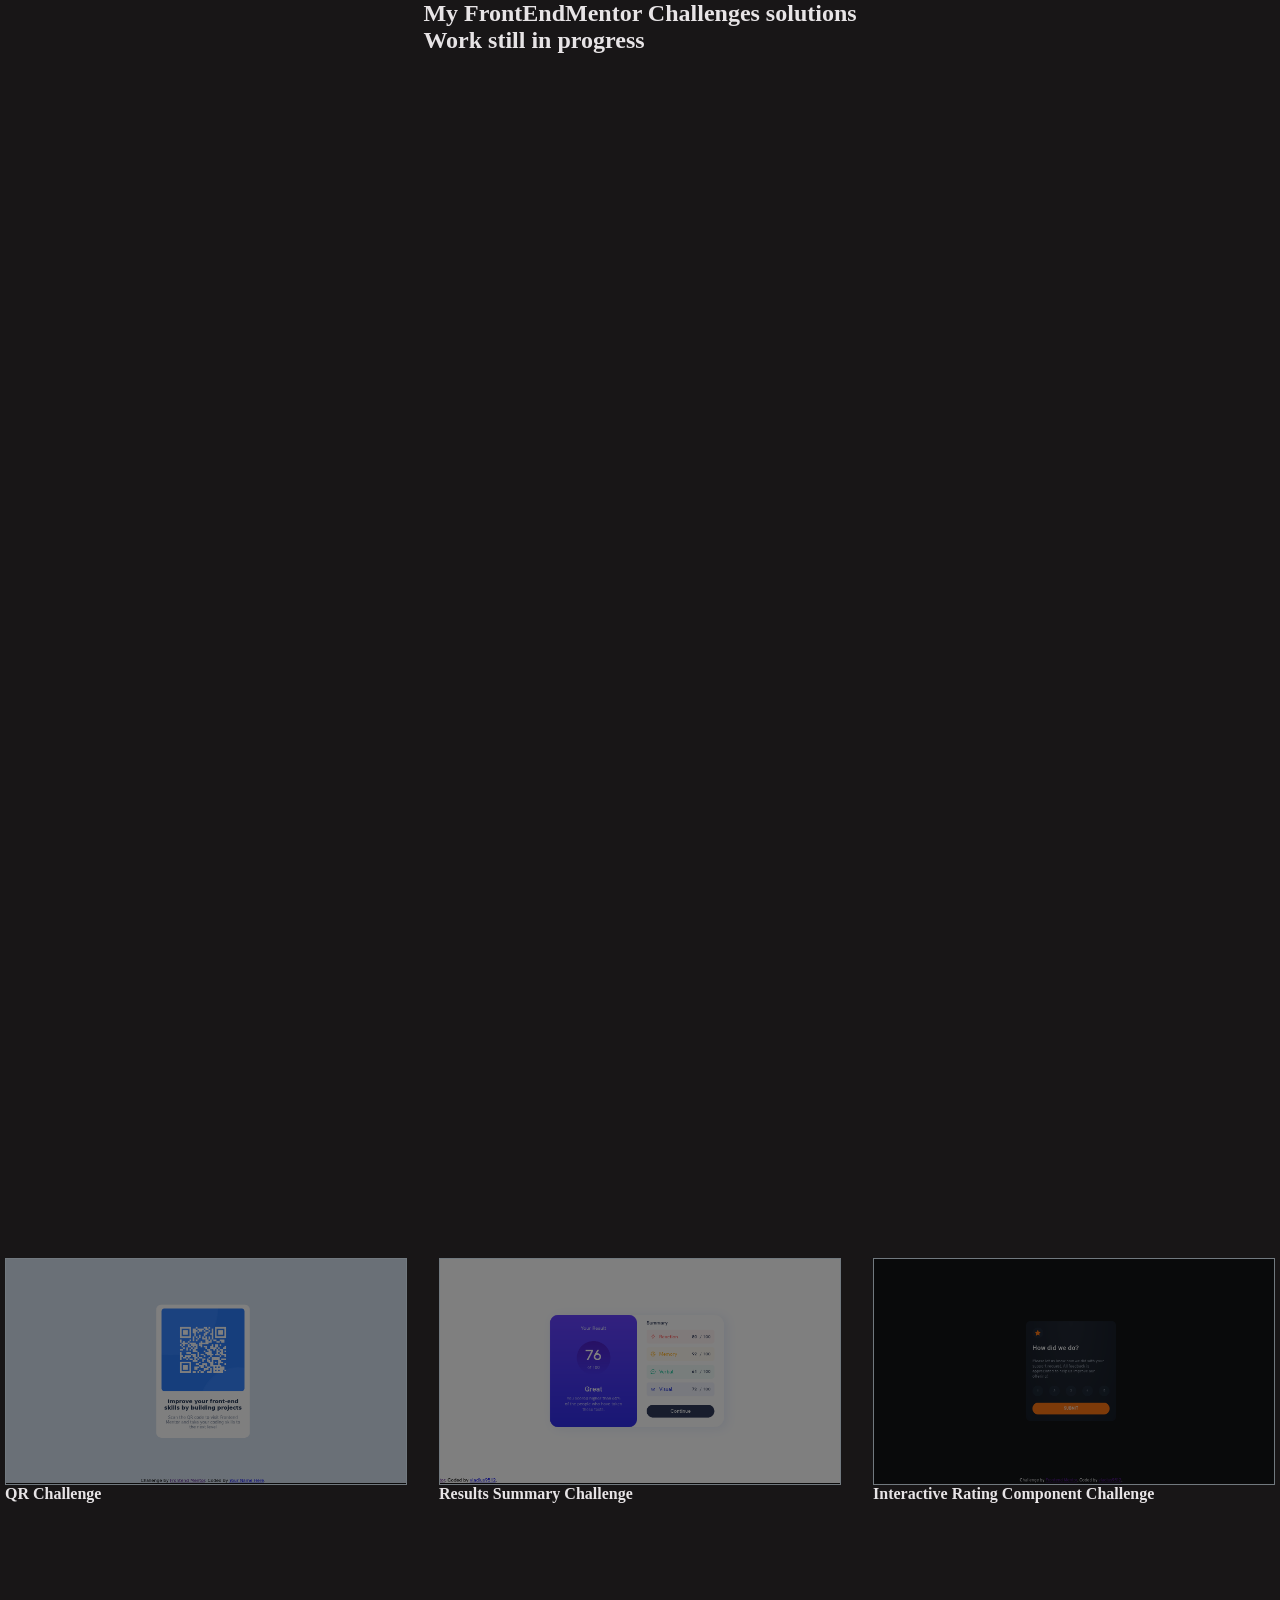
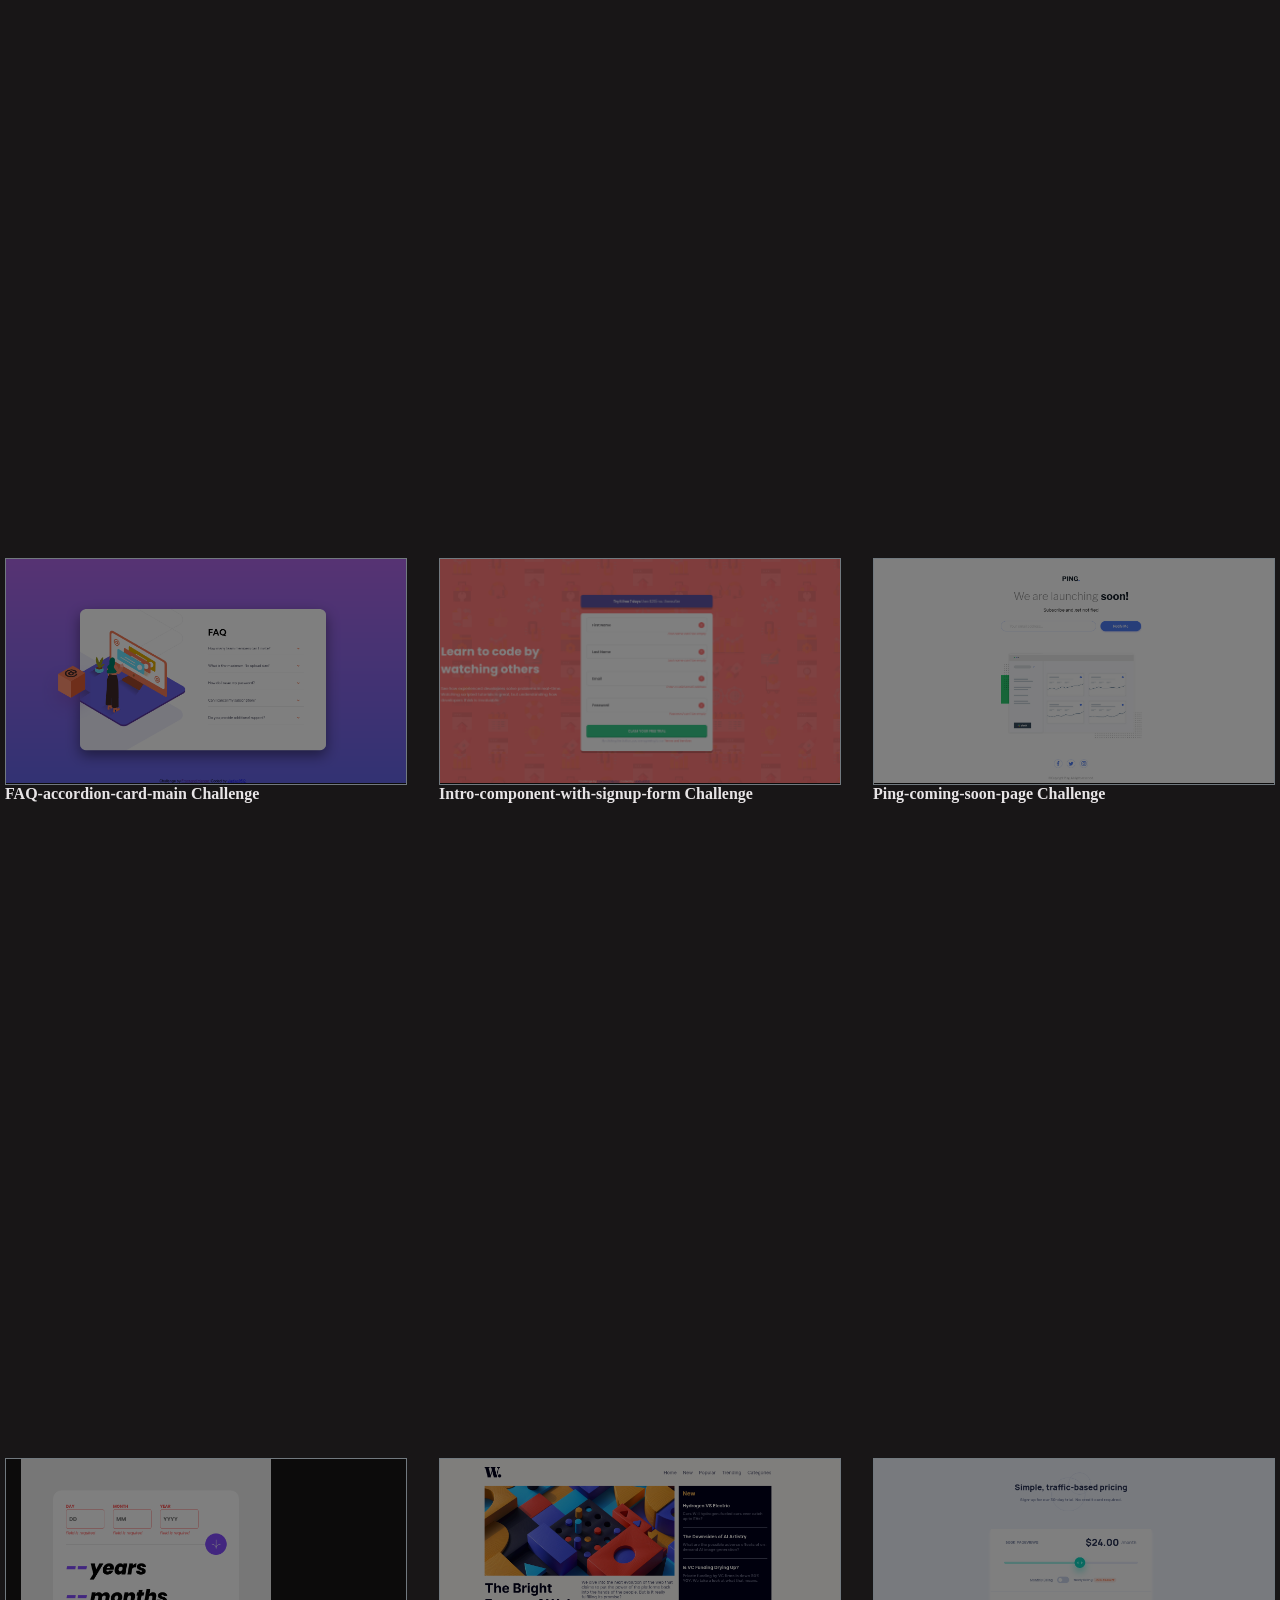
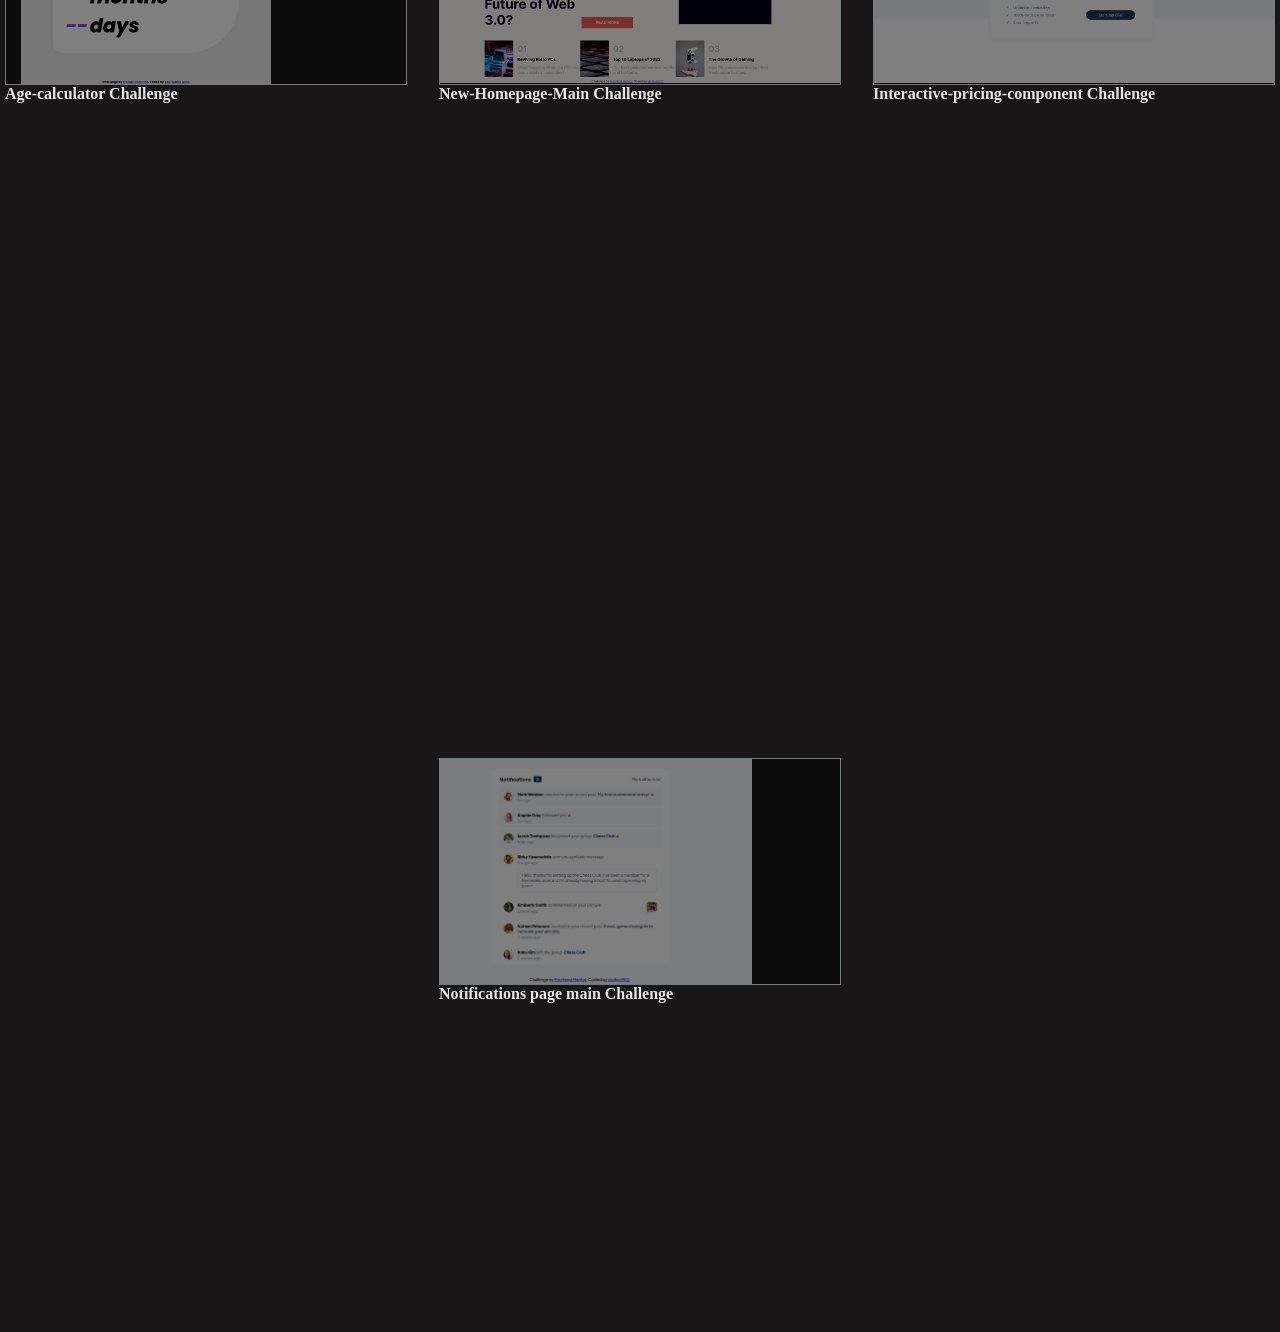
<file: index.html>
<!DOCTYPE html>
<html lang="en">
    <head>
        <meta charset="UTF-8" />
        <meta http-equiv="X-UA-Compatible" content="IE=edge" />
        <meta name="viewport" content="width=device-width, initial-scale=1.0" />
        <link rel="stylesheet" href="./styles.css" />
        <title>FrontEndMentor Challenges</title>
    </head>
    <body>
        <header>
            <section>
                <h1>My FrontEndMentor Challenges solutions</h1>
                <h2>Work still in progress</h2>
            </section>
        </header>
        <main>
            <section>
                <div class="challenge-container">
                    <div class="preview-container">
                        <div class="img-container">
                            <img
                                src="./QR challenge/screenshots/desktop.png"
                                alt="QR-challenge-desktop-view"
                                id="slide-1"
                            />
                            <img
                                src="./QR challenge/screenshots/mobile.png"
                                alt="QR-challenge-mobile-view"
                                id="slide-2"
                            />
                        </div>
                        <div class="slider-nav">
                            <a href="#slide-1"></a>
                            <a href="#slide-2"></a>
                        </div>
                        <div class="modal"></div>
                    </div>
                    <a
                        href="QR challenge/QR.html"
                        data-value="QR Challenge"
                        target="_blank"
                        >QR Challenge</a
                    >
                </div>
                <div class="challenge-container">
                    <div class="preview-container">
                        <div class="img-container">
                            <img
                                src="./results-summary-component-main/screenshots/desktop.png"
                                alt="results-challenge-desktop-view"
                                id="slide-3"
                            />
                            <img
                                src="./results-summary-component-main/screenshots/mobile.png"
                                alt="results-challenge-mobile-view"
                                id="slide-4"
                            />
                        </div>
                        <div class="slider-nav">
                            <a href="#slide-3"></a>
                            <a href="#slide-4"></a>
                        </div>
                        <div class="modal"></div>
                    </div>
                    <a
                        href="results-summary-component-main/summary.html"
                        target="_blank"
                        data-value="Results Summary Challenge"
                        >Results Summary Challenge</a
                    >
                </div>
                <div class="challenge-container">
                    <div class="preview-container">
                        <div class="img-container">
                            <img
                                src="./interactive-rating-component-main/screenshots/desktop.png"
                                alt="interactive-rating-desktop-view"
                                id="slide-5"
                            />
                            <img
                                src="./interactive-rating-component-main/screenshots/mobile.png"
                                alt="interactive-rating-mobile-view"
                                id="slide-6"
                            />
                        </div>
                        <div class="slider-nav">
                            <a href="#slide-5"></a>
                            <a href="#slide-6"></a>
                        </div>
                        <div class="modal"></div>
                    </div>
                    <a
                        href="interactive-rating-component-main/rating.html"
                        target="_blank"
                        data-value="Interactive Rating Component Challenge"
                        >Interactive Rating Component Challenge</a
                    >
                </div>
            </section>
            <section>
                <div class="challenge-container">
                    <div class="preview-container">
                        <div class="img-container">
                            <img
                                src="./faq-accordion-card-main/screenshots/desktop.png"
                                alt="faq-accordion-card-desktop-view"
                                id="slide-7"
                            />
                            <img
                                src="./faq-accordion-card-main/screenshots/mobile.png"
                                alt="faq-accordion-card-mobile-view"
                                id="slide-8"
                            />
                        </div>
                        <div class="slider-nav">
                            <a href="#slide-7"></a>
                            <a href="#slide-8"></a>
                        </div>
                        <div class="modal"></div>
                    </div>
                    <a
                        href="faq-accordion-card-main/faq.html"
                        data-value="FAQ-accordion-card-main Challenge"
                        target="_blank"
                        >FAQ-accordion-card-main Challenge</a
                    >
                </div>
                <div class="challenge-container">
                    <div class="preview-container">
                        <div class="img-container">
                            <img
                                src="./intro-component-with-signup-form-master/screenshots/desktop.png"
                                alt="intro-component-with-signup-form-desktop-view"
                                id="slide-9"
                            />
                            <img
                                src="./intro-component-with-signup-form-master/screenshots/mobile.png"
                                alt="faq-accordion-card-mobile-view"
                                id="slide-10"
                            />
                        </div>
                        <div class="slider-nav">
                            <a href="#slide-9"></a>
                            <a href="#slide-10"></a>
                        </div>
                        <div class="modal"></div>
                    </div>
                    <a
                        href="./intro-component-with-signup-form-master/signup.html"
                        target="_blank"
                        data-value="Intro-component-with-signup-form Challenge"
                        >Intro-component-with-signup-form Challenge</a
                    >
                </div>
                <div class="challenge-container">
                    <div class="preview-container">
                        <div class="img-container">
                            <img
                                src="./ping-coming-soon-page-master/screenshots/desktop.png"
                                alt="ping-coming-soon-desktop-view"
                                id="slide-11"
                            />
                            <img
                                src="./ping-coming-soon-page-master/screenshots/mobile-error-states.png"
                                alt="ping-coming-soon-mobile-view"
                                id="slide-12"
                            />
                        </div>
                        <div class="slider-nav">
                            <a href="#slide-11"></a>
                            <a href="#slide-12"></a>
                        </div>
                        <div class="modal"></div>
                    </div>
                    <a
                        href="./ping-coming-soon-page-master/notify.html"
                        data-value="Ping-coming-soon-page Challenge"
                        target="_blank"
                        >Ping-coming-soon-page Challenge</a
                    >
                </div>
            </section>
            <section>
                <div class="challenge-container">
                    <div class="preview-container">
                        <div class="img-container">
                            <img
                                src="./age-calculator-app-main/screenshots/desktop-active-states.png"
                                alt="age-calculator-desktop-view"
                                id="slide-13"
                            />
                            <img
                                src="./age-calculator-app-main/screenshots/mobile.png"
                                alt="age-calculator-mobile-view"
                                id="slide-14"
                            />
                        </div>
                        <div class="slider-nav">
                            <a href="#slide-13"></a>
                            <a href="#slide-14"></a>
                        </div>
                        <div class="modal"></div>
                    </div>
                    <a
                        href="./age-calculator-app-main/age.html"
                        data-value="Age-calculator Challenge"
                        target="_blank"
                        >Age-calculator Challenge</a
                    >
                </div>
                <div class="challenge-container">
                    <div class="preview-container">
                        <div class="img-container">
                            <img
                                src="./news-homepage-main/screenshots/desktop.png"
                                alt="news-homepage-desktop-view"
                                id="slide-15"
                            />
                            <img
                                src="./news-homepage-main/screenshots/mobile-menu-active.png"
                                alt="news-homepage-mobile-view"
                                id="slide-16"
                            />
                        </div>
                        <div class="slider-nav">
                            <a href="#slide-15"></a>
                            <a href="#slide-16"></a>
                        </div>
                        <div class="modal"></div>
                    </div>
                    <a
                        href="./news-homepage-main/newsHomepage.html"
                        data-value="New-Homepage-Main Challenge"
                        target="_blank"
                        >New-Homepage-Main Challenge</a
                    >
                </div>
                <div class="challenge-container">
                    <div class="preview-container">
                        <div class="img-container">
                            <img
                                src="./interactive-pricing-component-main/screenshots/desktop-view.png"
                                alt="interactive-pricing-component-desktop-view"
                                id="slide-17"
                            />
                            <img
                                src="./interactive-pricing-component-main/screenshots/mobile-view.png"
                                alt="interactive-pricing-component-mobile-view"
                                id="slide-18"
                            />
                        </div>
                        <div class="slider-nav">
                            <a href="#slide-17"></a>
                            <a href="#slide-18"></a>
                        </div>
                        <div class="modal"></div>
                    </div>
                    <a
                        href="./interactive-pricing-component-main/interactive-pricing.html"
                        target="_blank"
                        data-value="Interactive-pricing-component Challenge"
                        >Interactive-pricing-component Challenge</a
                    >
                </div>
            </section>
            <section>
                <div class="challenge-container">
                    <div class="preview-container">
                        <div class="img-container">
                            <img
                                src="./notifications-page-main/pictures/desktop-view.png"
                                alt="notifications-page-main-desktop-view"
                                id="slide-19"
                            />
                            <img
                                src="./notifications-page-main/pictures/mobile-view.png"
                                alt="notifications-page-main-mobile-view"
                                id="slide-20"
                            />
                        </div>
                        <div class="slider-nav">
                            <a href="#slide-19"></a>
                            <a href="#slide-20"></a>
                        </div>
                        <div class="modal"></div>
                    </div>
                    <a
                        href="./interactive-pricing-component-main/interactive-pricing.html"
                        target="_blank"
                        data-value="Interactive-pricing-component Challenge"
                        >Notifications page main Challenge</a
                    >
                </div>
            </section>
        </main>
    </body>
    <script src="./index.js"></script>
</html>
</file>
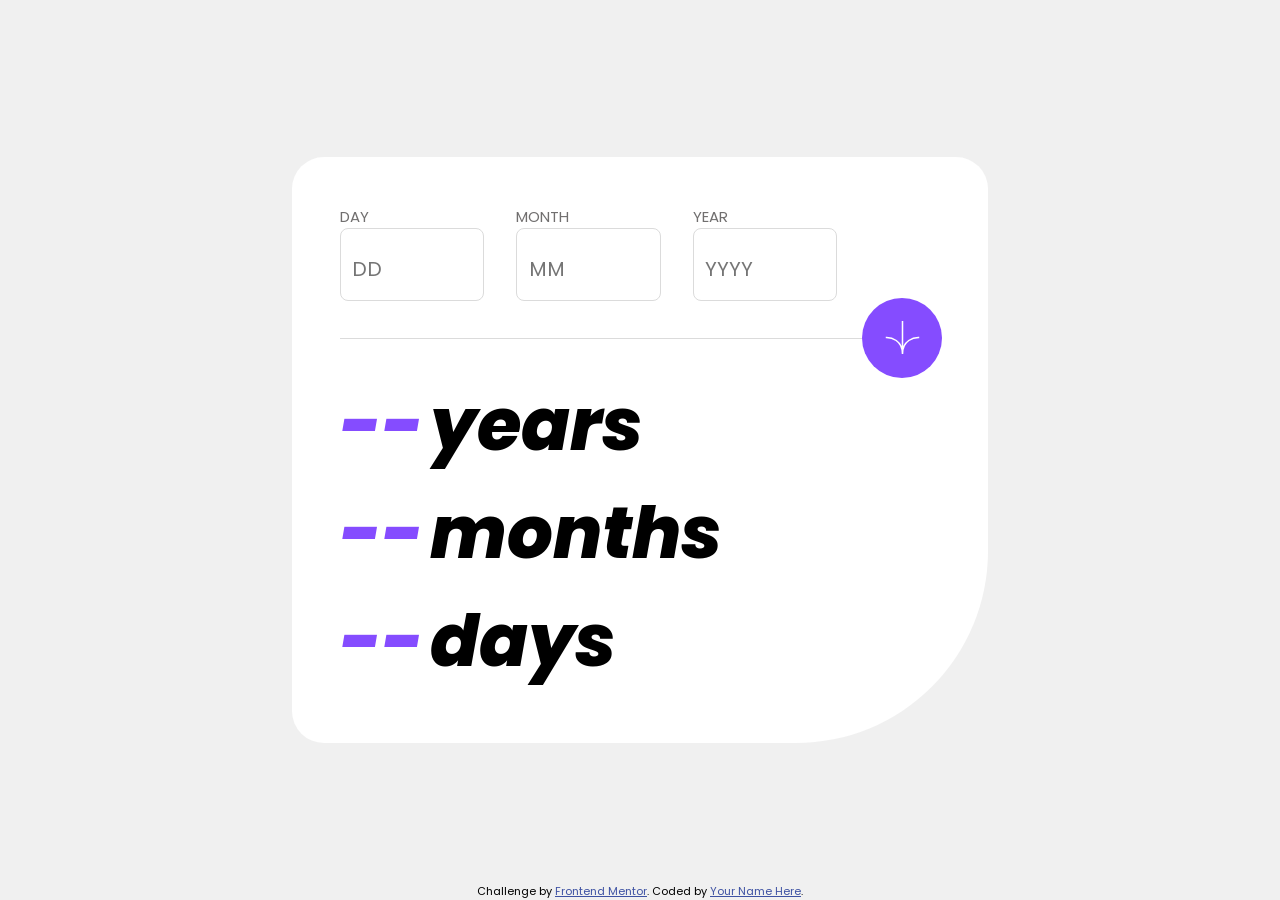
<file: age-calculator-app-main/index.html>
<!DOCTYPE html>
<html lang="en">
    <head>
        <meta charset="UTF-8" />
        <meta name="viewport" content="width=device-width, initial-scale=1.0" />
        <link rel="stylesheet" href="./styles.css" />
        <link
            href="https://fonts.googleapis.com/css2?family=Poppins:ital,wght@0,700;1,400;1,800&display=swap"
            rel="stylesheet"
        />
        <title>Frontend Mentor | Age calculator app</title>
    </head>
    <body>
        <main>
            <div class="inputs-wrapper">
                <div class="input-container">
                    <label for="day">DAY</label>
                    <input
                        type="number"
                        id="day"
                        min="1"
                        max="31"
                        required
                        placeholder="DD"
                        aria-describedby="day-validation"
                    />
                    <span
                        class="error"
                        id="day-validation"
                        aria-live="assertive"
                    ></span>
                </div>
                <div class="input-container">
                    <label for="month">MONTH</label>
                    <input
                        type="number"
                        id="month"
                        min="1"
                        max="12"
                        required
                        placeholder="MM"
                        aria-describedby="month-validation"
                    />
                    <span
                        class="error"
                        id="month-validation"
                        aria-live="assertive"
                    ></span>
                </div>
                <div class="input-container">
                    <label for="year">YEAR</label>
                    <input
                        type="number"
                        id="year"
                        required
                        placeholder="YYYY"
                        aria-describedby="year-validation"
                    />
                    <span
                        class="error"
                        id="year-validation"
                        aria-live="assertive"
                    ></span>
                </div>
            </div>
            <div class="line">
                <div id="image-container">
                    <img
                        src="./assets/images/icon-arrow.svg"
                        alt="arrow-down-icon"
                        class="arrow"
                    />
                </div>
            </div>
            <div class="results-wrapper">
                <div class="output-container">
                    <div class="age">--</div>
                    <p>years</p>
                </div>
                <div class="output-container">
                    <div class="age">--</div>
                    <p>months</p>
                </div>
                <div class="output-container">
                    <div class="age">--</div>
                    <p>days</p>
                </div>
            </div>
        </main>
        <footer>
            <div class="attribution">
                Challenge by
                <a
                    href="https://www.frontendmentor.io?ref=challenge"
                    target="_blank"
                    >Frontend Mentor</a
                >. Coded by <a href="#">Your Name Here</a>.
            </div>
        </footer>
    </body>
    <script src="./script.js"></script>
</html>
</file>
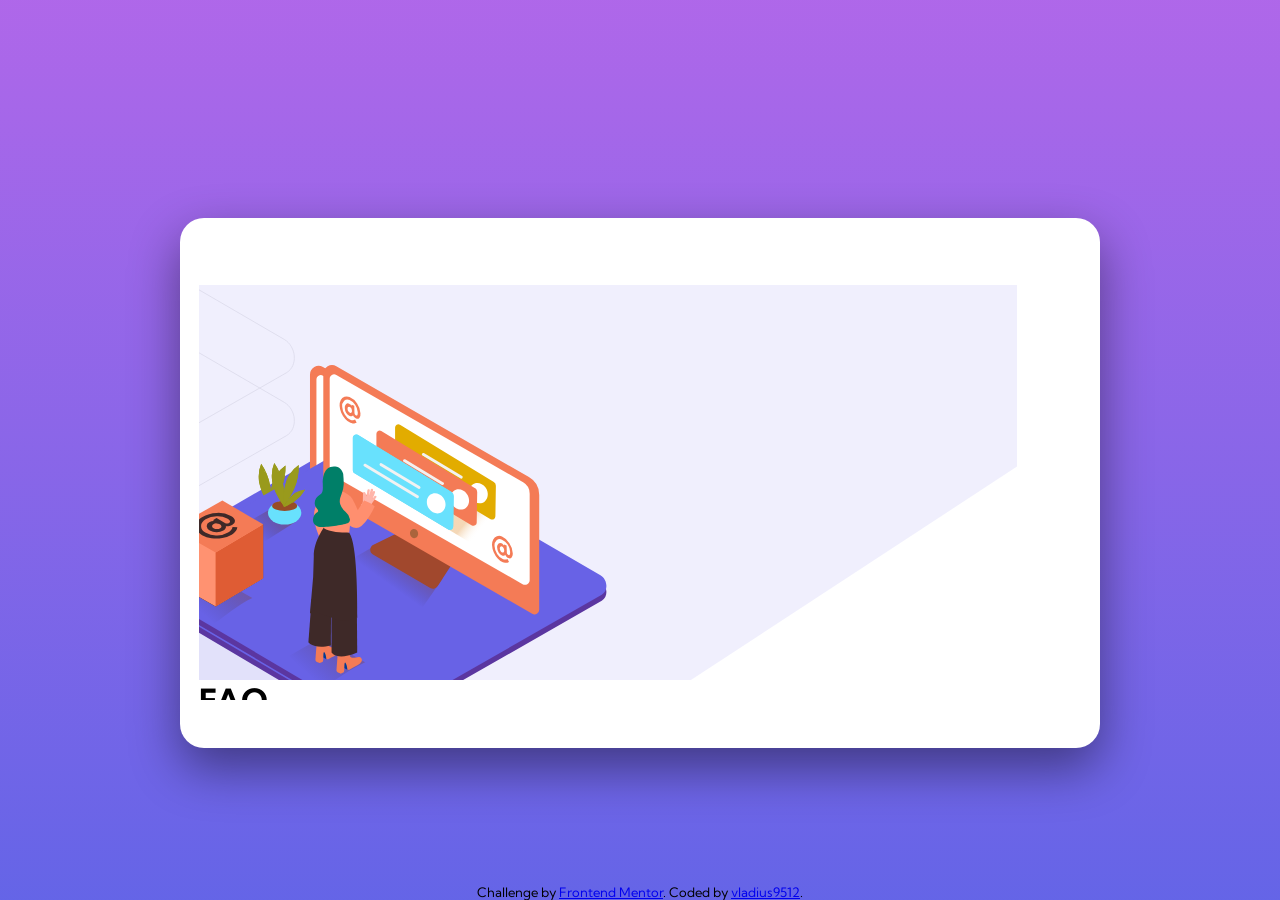
<file: faq-accordion-card-main/index.html>
<!DOCTYPE html>
<html lang="en">
    <head>
        <meta charset="UTF-8" />
        <meta name="viewport" content="width=device-width, initial-scale=1.0" />
        <link rel="stylesheet" href="./styles.css" />
        <link
            href="https://fonts.googleapis.com/css2?family=Kumbh+Sans:wght@400;700&display=swap"
            rel="stylesheet"
        />
        <title>Frontend Mentor | FAQ Accordion Card</title>
    </head>
    <body>
        <main>
            <div class="content-container">
                <div class="image-container">
                    <img
                        class="online"
                        src="./images/illustration-woman-online-mobile.svg"
                        alt="illustration-of-woman-browsing-online"
                    />
                    <img
                        class="shadow"
                        src="./images/bg-pattern-mobile.svg"
                        alt="shadow"
                    />
                </div>
                <h1>FAQ</h1>
                <div class="question-container">
                    <div class="question">
                        <p>How many team members can I invite?</p>
                        <div class="arrow">
                            <img
                                src="images/icon-arrow-down.svg"
                                alt="orange-arrow-down"
                            />
                        </div>
                    </div>
                    <div class="answer">
                        <p>
                            You can invite up to 2 additional users on the Free
                            plan. There is no limit on team members for the
                            Premium plan.
                        </p>
                    </div>
                    <div class="line"></div>
                </div>
                <div class="question-container">
                    <div class="question">
                        <p>What is the maximum file upload size?</p>
                        <div class="arrow">
                            <img
                                src="images/icon-arrow-down.svg"
                                alt="orange-arrow-down"
                            />
                        </div>
                    </div>
                    <div class="answer">
                        <p>
                            No more than 2GB. All files in your account must fit
                            your allotted storage space.
                        </p>
                    </div>
                    <div class="line"></div>
                </div>
                <div class="question-container">
                    <div class="question">
                        <p>How do I reset my password?</p>
                        <div class="arrow">
                            <img
                                src="images/icon-arrow-down.svg"
                                alt="orange-arrow-down"
                            />
                        </div>
                    </div>
                    <div class="answer">
                        <p>
                            Click “Forgot password” from the login page or
                            “Change password” from your profile page. A reset
                            link will be emailed to you.
                        </p>
                    </div>
                    <div class="line"></div>
                </div>
                <div class="question-container">
                    <div class="question">
                        <p>Can I cancel my subscription?</p>
                        <div class="arrow">
                            <img
                                src="images/icon-arrow-down.svg"
                                alt="orange-arrow-down"
                            />
                        </div>
                    </div>
                    <div class="answer">
                        <p>
                            Yes! Send us a message and we'll process your
                            request no questions asked.
                        </p>
                    </div>
                    <div class="line"></div>
                </div>
                <div class="question-container">
                    <div class="question">
                        <p>Do you provide additional support?</p>
                        <div class="arrow">
                            <img
                                src="images/icon-arrow-down.svg"
                                alt="orange-arrow-down"
                            />
                        </div>
                    </div>
                    <div class="answer">
                        <p>
                            Chat and email support is available 24/7. Phone
                            lines are open during normal business hours.
                        </p>
                    </div>
                    <div class="line"></div>
                </div>
            </div>
        </main>

        <footer>
            <div class="attribution">
                Challenge by
                <a
                    href="https://www.frontendmentor.io?ref=challenge"
                    target="_blank"
                    >Frontend Mentor</a
                >. Coded by <a href="#">vladius9512</a>.
            </div>
        </footer>
    </body>
    <script src="./script.js"></script>
</html>
</file>
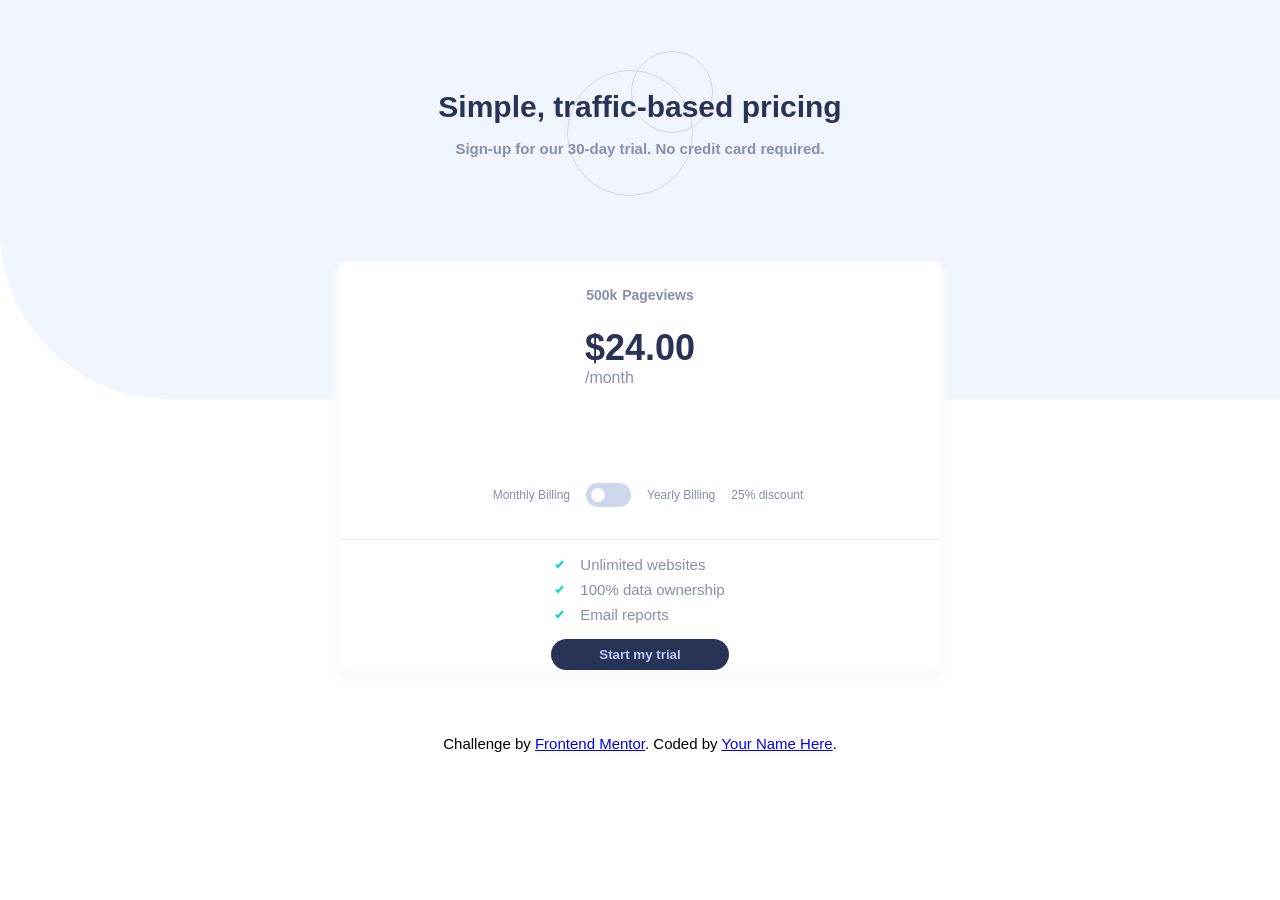
<file: interactive-pricing-component-main/index.html>
<!DOCTYPE html>
<html lang="en">
    <head>
        <meta charset="UTF-8" />
        <meta name="viewport" content="width=device-width, initial-scale=1.0" />

        <link
            rel="icon"
            type="image/png"
            sizes="32x32"
            href="./images/favicon-32x32.png"
        />
        <link rel="stylesheet" href="./styles.css" />

        <title>Frontend Mentor | Interactive pricing component</title>
    </head>
    <body>
        <header>
            <h1>Simple, traffic-based pricing</h1>
            <h2>Sign-up for our 30-day trial. No credit card required.</h2>
        </header>
        <main>
            <div class="pageviews-container">
                <div class="pageviews">500k</div>
                <p>Pageviews</p>
            </div>
            <div class="price/month">
                <div class="price">$24.00</div>
                <div class="month">/month</div>
            </div>
            <div class="range-container">
                <input
                    type="range"
                    id="slider"
                    list="values"
                    min="8"
                    max="36"
                />
            </div>
            <div class="monthly-yearly-container">
                <p>Monthly Billing</p>
                <label for="yearly" class="switch">
                    <input type="checkbox" id="yearly" />
                    <div class="slider round"></div>
                </label>
                <p>Yearly Billing</p>
                <p>25% discount</p>
            </div>
            <div class="line"></div>
            <div class="bonus-container">
                <div class="image-message">
                    <image src="./images/icon-check.svg" />
                    <p>Unlimited websites</p>
                </div>
                <div class="image-message">
                    <image src="./images/icon-check.svg" />
                    <p>100% data ownership</p>
                </div>
                <div class="image-message">
                    <image src="./images/icon-check.svg" />
                    <p>Email reports</p>
                </div>
            </div>
            <div class="button">
                <button>Start my trial</button>
            </div>
        </main>

        <div class="attribution">
            Challenge by
            <a
                href="https://www.frontendmentor.io?ref=challenge"
                target="_blank"
                >Frontend Mentor</a
            >. Coded by <a href="#">Your Name Here</a>.
        </div>
    </body>
    <script src="./script.js"></script>
</html>
</file>
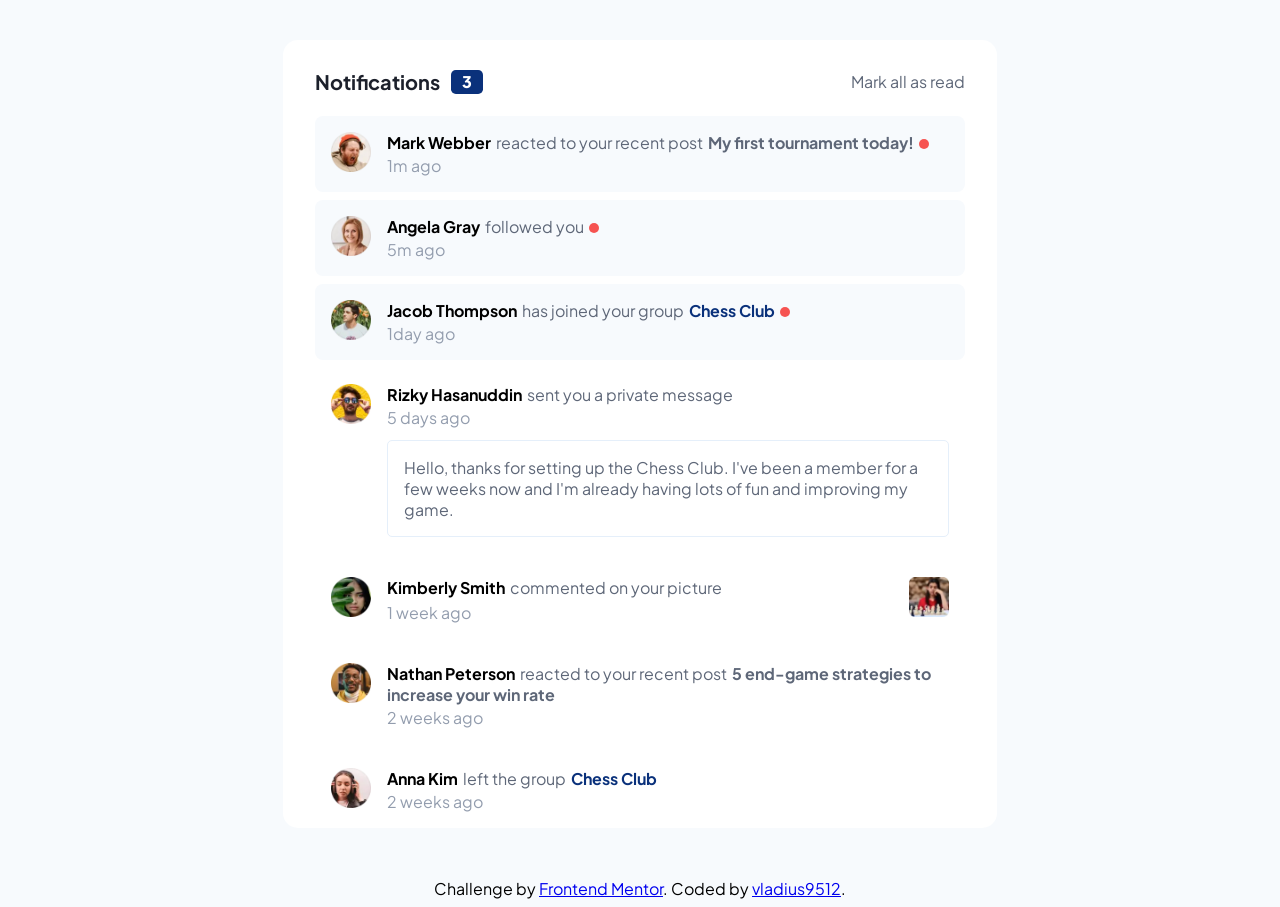
<file: notifications-page-main/index.html>
<!DOCTYPE html>
<html lang="en">
    <head>
        <meta charset="UTF-8" />
        <meta name="viewport" content="width=device-width, initial-scale=1.0" />
        <link rel="stylesheet" href="./style.css" />
        <link rel="preconnect" href="https://fonts.googleapis.com" />
        <link rel="preconnect" href="https://fonts.gstatic.com" crossorigin />
        <link
            href="https://fonts.googleapis.com/css2?family=Plus+Jakarta+Sans:wght@500;800&display=swap"
            rel="stylesheet"
        />
        <link
            rel="icon"
            type="image/png"
            sizes="32x32"
            href="./assets/images/favicon-32x32.png"
        />

        <title>Frontend Mentor | Notifications page</title>
    </head>
    <body>
        <main>
            <div class="top-container">
                <div class="notifications-numbers-container">
                    <h1>Notifications</h1>
                    <div class="unseen-wrapper"></div>
                </div>
                <div id="readAll">Mark all as read</div>
            </div>
        </main>

        <footer>
            <div class="attribution">
                Challenge by
                <a
                    href="https://www.frontendmentor.io?ref=challenge"
                    target="_blank"
                    >Frontend Mentor</a
                >. Coded by <a href="#">vladius9512</a>.
            </div>
        </footer>
    </body>
    <script src="./index.js"></script>
</html>
</file>
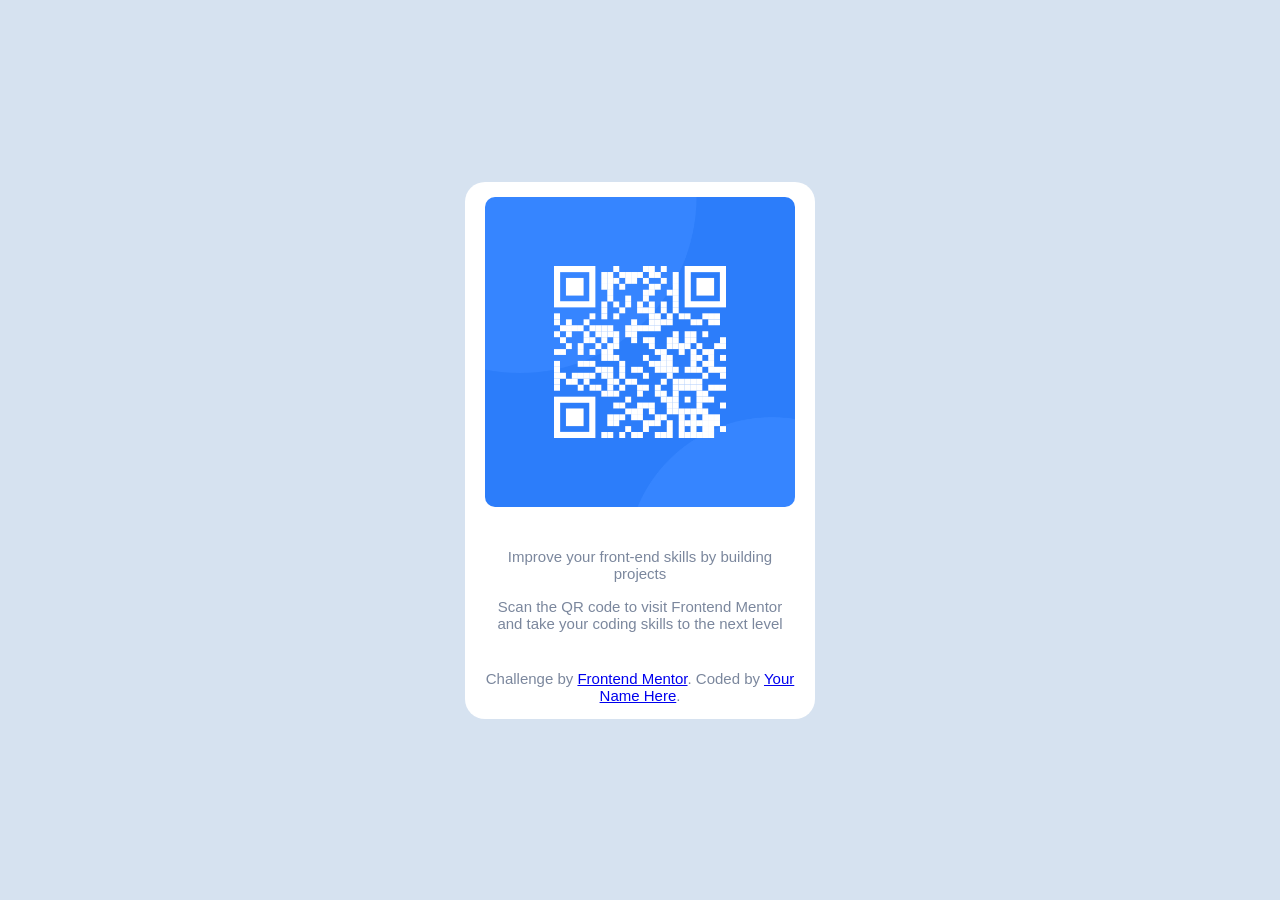
<file: QR challenge/index.html>
<!DOCTYPE html>
<html lang="en">
    <head>
        <meta charset="UTF-8" />
        <meta name="viewport" content="width=device-width, initial-scale=1.0" />
        <link rel="stylesheet" href="style.css" />
        <title>Frontend Mentor | QR code component</title>
    </head>
    <body>
        <div class="container">
            <div class="image">
                <img src="./images/image-qr-code.png" alt="QR-code" />
            </div>
            <div class="text-wrapper">
                <p class="heavy-font">
                    Improve your front-end skills by building projects
                </p>
                <p>
                    Scan the QR code to visit Frontend Mentor and take your
                    coding skills to the next level
                </p>
            </div>
            <div class="attribution">
                Challenge by
                <a
                    href="https://www.frontendmentor.io?ref=challenge"
                    target="_blank"
                    >Frontend Mentor</a
                >. Coded by <a href="#">Your Name Here</a>.
            </div>
        </div>
    </body>
</html>
</file>
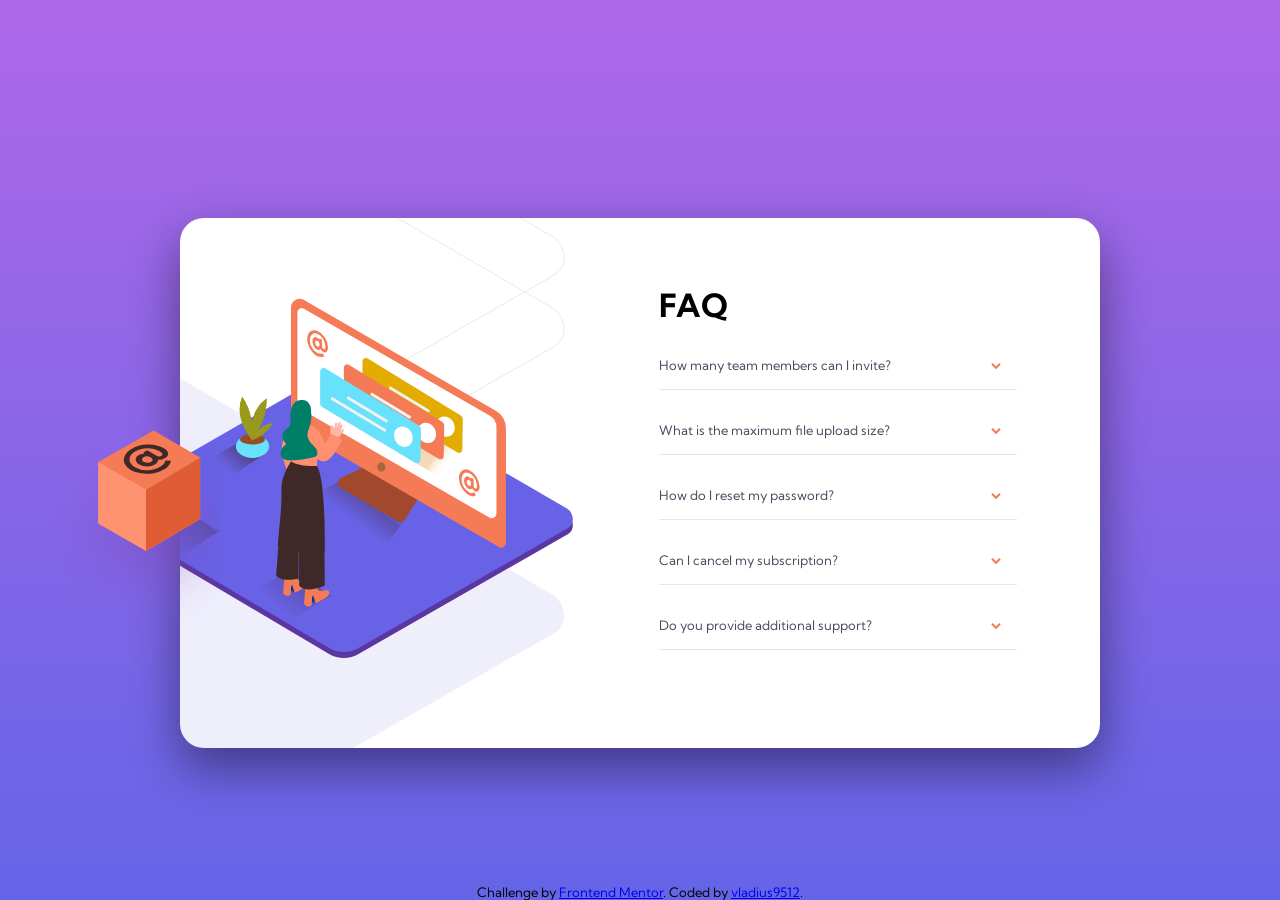
<file: faq-accordion-card-main/faq.html>
<!DOCTYPE html>
<html lang="en">
    <head>
        <meta charset="UTF-8" />
        <meta name="viewport" content="width=device-width, initial-scale=1.0" />
        <link rel="stylesheet" href="./styles.css" />
        <link
            href="https://fonts.googleapis.com/css2?family=Kumbh+Sans:wght@400;700&display=swap"
            rel="stylesheet"
        />
        <title>Frontend Mentor | FAQ Accordion Card</title>
    </head>
    <body>
        <main>
            <div class="images-wrapper">
                <div class="image-container">
                    <div class="online"></div>
                    <div class="shadow"></div>
                </div>
                <div class="box"></div>
            </div>
            <div class="content-container">
                <h1>FAQ</h1>
                <div class="question-container">
                    <div class="question">
                        <p>How many team members can I invite?</p>
                        <div class="arrow">
                            <img
                                src="images/icon-arrow-down.svg"
                                alt="orange-arrow-down"
                            />
                        </div>
                    </div>
                    <div class="answer">
                        <p>
                            You can invite up to 2 additional users on the Free
                            plan. There is no limit on team members for the
                            Premium plan.
                        </p>
                    </div>
                    <div class="line"></div>
                </div>
                <div class="question-container">
                    <div class="question">
                        <p>What is the maximum file upload size?</p>
                        <div class="arrow">
                            <img
                                src="images/icon-arrow-down.svg"
                                alt="orange-arrow-down"
                            />
                        </div>
                    </div>
                    <div class="answer">
                        <p>
                            No more than 2GB. All files in your account must fit
                            your allotted storage space.
                        </p>
                    </div>
                    <div class="line"></div>
                </div>
                <div class="question-container">
                    <div class="question">
                        <p>How do I reset my password?</p>
                        <div class="arrow">
                            <img
                                src="images/icon-arrow-down.svg"
                                alt="orange-arrow-down"
                            />
                        </div>
                    </div>
                    <div class="answer">
                        <p>
                            Click “Forgot password” from the login page or
                            “Change password” from your profile page. A reset
                            link will be emailed to you.
                        </p>
                    </div>
                    <div class="line"></div>
                </div>
                <div class="question-container">
                    <div class="question">
                        <p>Can I cancel my subscription?</p>
                        <div class="arrow">
                            <img
                                src="images/icon-arrow-down.svg"
                                alt="orange-arrow-down"
                            />
                        </div>
                    </div>
                    <div class="answer">
                        <p>
                            Yes! Send us a message and we'll process your
                            request no questions asked.
                        </p>
                    </div>
                    <div class="line"></div>
                </div>
                <div class="question-container">
                    <div class="question">
                        <p>Do you provide additional support?</p>
                        <div class="arrow">
                            <img
                                src="images/icon-arrow-down.svg"
                                alt="orange-arrow-down"
                            />
                        </div>
                    </div>
                    <div class="answer">
                        <p>
                            Chat and email support is available 24/7. Phone
                            lines are open during normal business hours.
                        </p>
                    </div>
                    <div class="line"></div>
                </div>
            </div>
        </main>

        <footer>
            <div class="attribution">
                Challenge by
                <a
                    href="https://www.frontendmentor.io?ref=challenge"
                    target="_blank"
                    >Frontend Mentor</a
                >. Coded by <a href="#">vladius9512</a>.
            </div>
        </footer>
    </body>
    <script src="./script.js"></script>
</html>
</file>
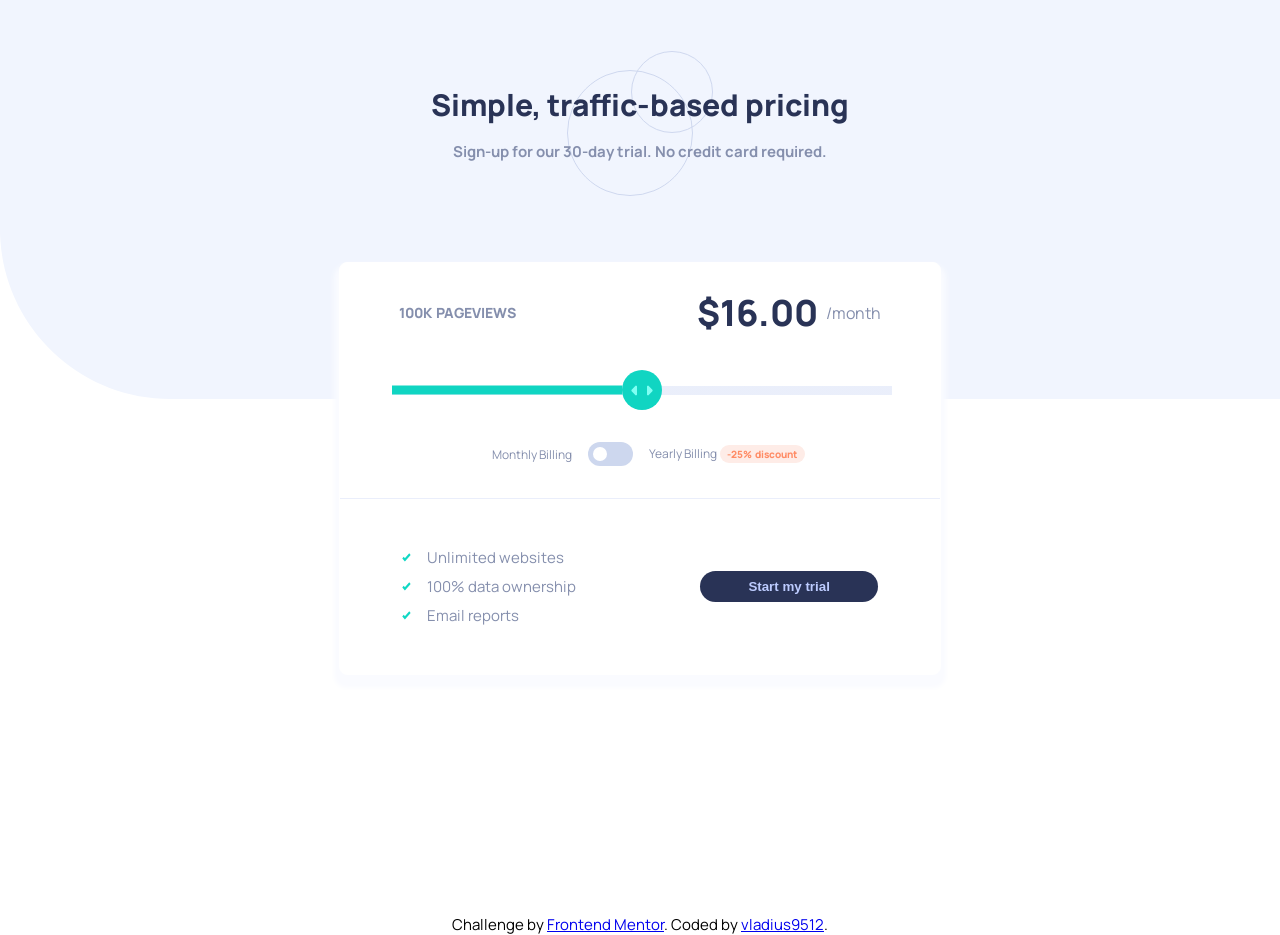
<file: interactive-pricing-component-main/interactive-pricing.html>
<!DOCTYPE html>
<html lang="en">
    <head>
        <meta charset="UTF-8" />
        <meta name="viewport" content="width=device-width, initial-scale=1.0" />

        <link
            rel="icon"
            type="image/png"
            sizes="32x32"
            href="./images/favicon-32x32.png"
        />
        <link rel="stylesheet" href="./styles.css" />
        <link rel="preconnect" href="https://fonts.googleapis.com" />
        <link rel="preconnect" href="https://fonts.gstatic.com" crossorigin />
        <link
            href="https://fonts.googleapis.com/css2?family=Manrope:wght@600;800&display=swap"
            rel="stylesheet"
        />

        <title>Frontend Mentor | Interactive pricing component</title>
    </head>
    <body>
        <header>
            <h1>Simple, traffic-based pricing</h1>
            <h2>Sign-up for our 30-day trial. No credit card required.</h2>
        </header>
        <main>
            <div class="pageviews-price-container">
                <div class="pageviews-container">
                    <div class="pageviews">100K</div>
                    <p>PAGEVIEWS</p>
                </div>
                <div class="price-month">
                    <div class="price">$16.00</div>
                    <div class="month">/month</div>
                </div>
            </div>
            <div class="range-container">
                <label for="slider">
                    <input
                        type="range"
                        id="slider"
                        class="range"
                        min="0"
                        max="4"
                        value="2"
                        aria-valuemin="0"
                        aria-valuemax="4"
                        aria-valuenow="2"
                        aria-label="price-range-slider"
                    />
                </label>
            </div>
            <div class="monthly-yearly-container">
                <p>Monthly Billing</p>
                <label for="yearly" class="switch">
                    <input type="checkbox" id="yearly" />
                    <div class="slider round"></div>
                </label>
                <div class="yearly-discount-container">
                    <p>Yearly Billing</p>
                    <div class="discount">
                        -25%
                        <div class="show-discount">discount</div>
                    </div>
                </div>
            </div>
            <div class="line"></div>
            <div class="bonusAndButton-container">
                <div class="bonus-container">
                    <div class="image-message">
                        <image src="./images/icon-check.svg" alt="ok-check" />
                        <p>Unlimited websites</p>
                    </div>
                    <div class="image-message">
                        <image src="./images/icon-check.svg" alt="ok-check" />
                        <p>100% data ownership</p>
                    </div>
                    <div class="image-message">
                        <image src="./images/icon-check.svg" alt="ok-check" />
                        <p>Email reports</p>
                    </div>
                </div>
                <div class="button">
                    <button>Start my trial</button>
                </div>
            </div>
        </main>

        <footer>
            <div class="attribution">
                Challenge by
                <a
                    href="https://www.frontendmentor.io?ref=challenge"
                    target="_blank"
                    >Frontend Mentor</a
                >. Coded by
                <a href="https://www.frontendmentor.io/profile/vladius9512"
                    >vladius9512</a
                >.
            </div>
        </footer>
    </body>
    <script src="./script.js"></script>
</html>
</file>
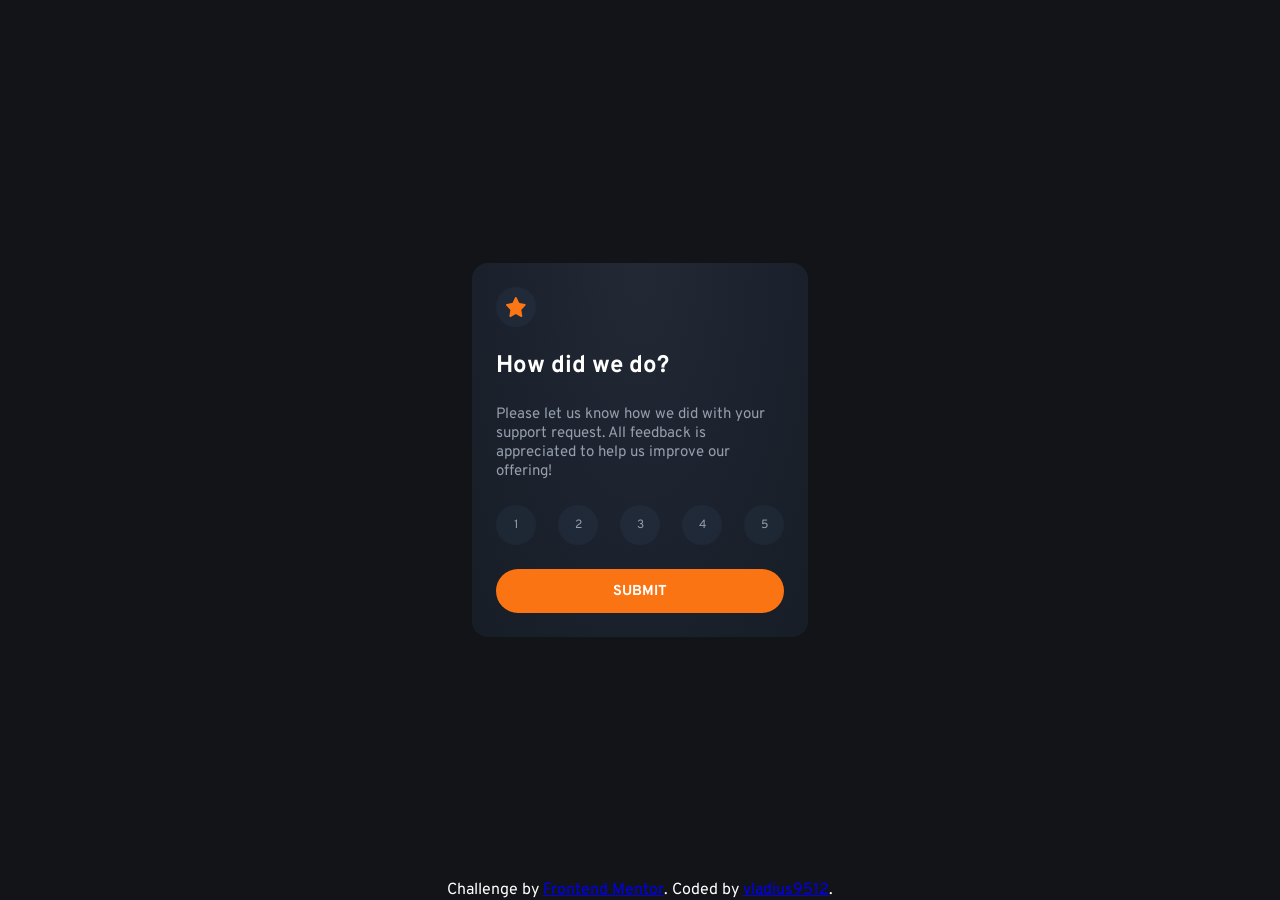
<file: interactive-rating-component-main/rating.html>
<!DOCTYPE html>
<html lang="en">
    <head>
        <meta charset="UTF-8" />
        <meta name="viewport" content="width=device-width, initial-scale=1.0" />

        <link
            href="https://fonts.googleapis.com/css2?family=Overpass&display=swap"
            rel="stylesheet"
        />
        <link rel="stylesheet" href="styles.css" />
        <title>Frontend Mentor | Interactive rating component</title>
    </head>
    <body>
        <main id="main"></main>
        <footer>
            <div class="attribution">
                Challenge by
                <a
                    href="https://www.frontendmentor.io?ref=challenge"
                    target="_blank"
                    >Frontend Mentor</a
                >. Coded by
                <a href="https://www.frontendmentor.io/profile/vladius9512"
                    >vladius9512</a
                >.
            </div>
        </footer>
    </body>
    <script src="./script.js"></script>
</html>
</file>
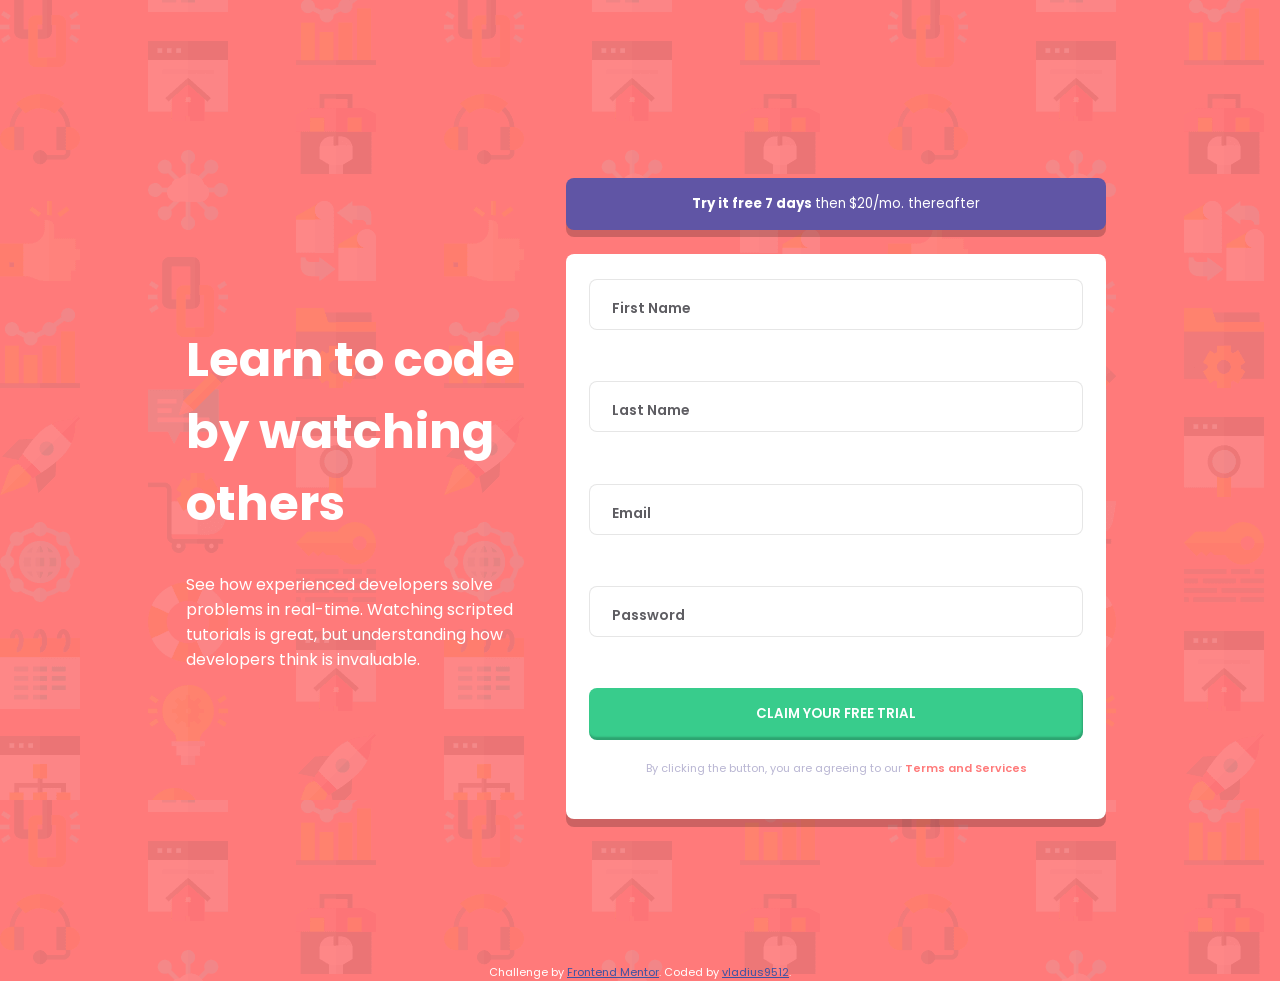
<file: intro-component-with-signup-form-master/signup.html>
<!DOCTYPE html>
<html lang="en">
    <head>
        <meta charset="UTF-8" />
        <meta name="viewport" content="width=device-width, initial-scale=1.0" />
        <link rel="stylesheet" href="./styles.css" />
        <link
            href="https://fonts.googleapis.com/css2?family=Poppins:wght@400;500;600;700&display=swap"
            rel="stylesheet"
        />
        <title>Frontend Mentor | Intro component with sign up form</title>
    </head>
    <body>
        <main>
            <div class="text-wrapper">
                <h1>Learn to code by watching others</h1>
                <p>
                    See how experienced developers solve problems in real-time.
                    Watching scripted tutorials is great, but understanding how
                    developers think is invaluable.
                </p>
            </div>
            <div class="button-form-wrapper">
                <div class="button-container">
                    <button class="signup">
                        <div>
                            <p class="bold">Try it free 7 days</p>
                            <p>then</p>
                        </div>
                        $20/mo. thereafter
                    </button>
                </div>
                <form action="submit">
                    <label class="input" for="firstName">
                        <span>First Name</span>
                        <input
                            type="text"
                            id="firstName"
                            required
                            aria-describedby="firstName-validation"
                        />
                        <img src="./images/icon-error.svg" alt="error-icon" />
                    </label>
                    <span
                        class="error name"
                        id="firstName-validation"
                        aria-live="assertive"
                        >First name can't be empty</span
                    >
                    <label class="input" for="lastName">
                        <span>Last Name</span>
                        <input
                            type="text"
                            id="lastName"
                            required
                            aria-describedby="lastName-validation"
                        />
                        <img src="./images/icon-error.svg" alt="error-icon" />
                    </label>
                    <span
                        class="error name"
                        id="lastName-validation"
                        aria-live="assertive"
                        >Last name can't be empty</span
                    >
                    <label class="input" for="email">
                        <span>Email</span>
                        <input
                            type="email"
                            id="email"
                            required
                            aria-describedby="email-validation"
                        />
                        <img src="./images/icon-error.svg" alt="error-icon" />
                    </label>
                    <span
                        class="error email"
                        id="email-validation"
                        aria-live="assertive"
                        >Enter a valid email address</span
                    >
                    <label class="input" for="password">
                        <span>Password</span>
                        <input
                            type="password"
                            id="password"
                            required
                            aria-describedby="password-validation"
                        />
                        <img src="./images/icon-error.svg" alt="error-icon" />
                    </label>
                    <span
                        class="error password"
                        id="password-validation"
                        aria-live="assertive"
                        >Password can't be empty</span
                    >
                    <div class="submit-container">
                        <button type="submit" id="submit">
                            CLAIM YOUR FREE TRIAL
                        </button>
                    </div>
                    <p>
                        By clicking the button, you are agreeing to our
                        <a href="terms" target="_blank">Terms and Services</a>
                    </p>
                </form>
            </div>
        </main>

        <footer>
            <p class="attribution">
                Challenge by
                <a
                    href="https://www.frontendmentor.io?ref=challenge"
                    target="_blank"
                    >Frontend Mentor</a
                >. Coded by
                <a href="https://www.frontendmentor.io/profile/vladius9512"
                    >vladius9512</a
                >.
            </p>
        </footer>
    </body>
    <script src="./script.js"></script>
</html>
</file>
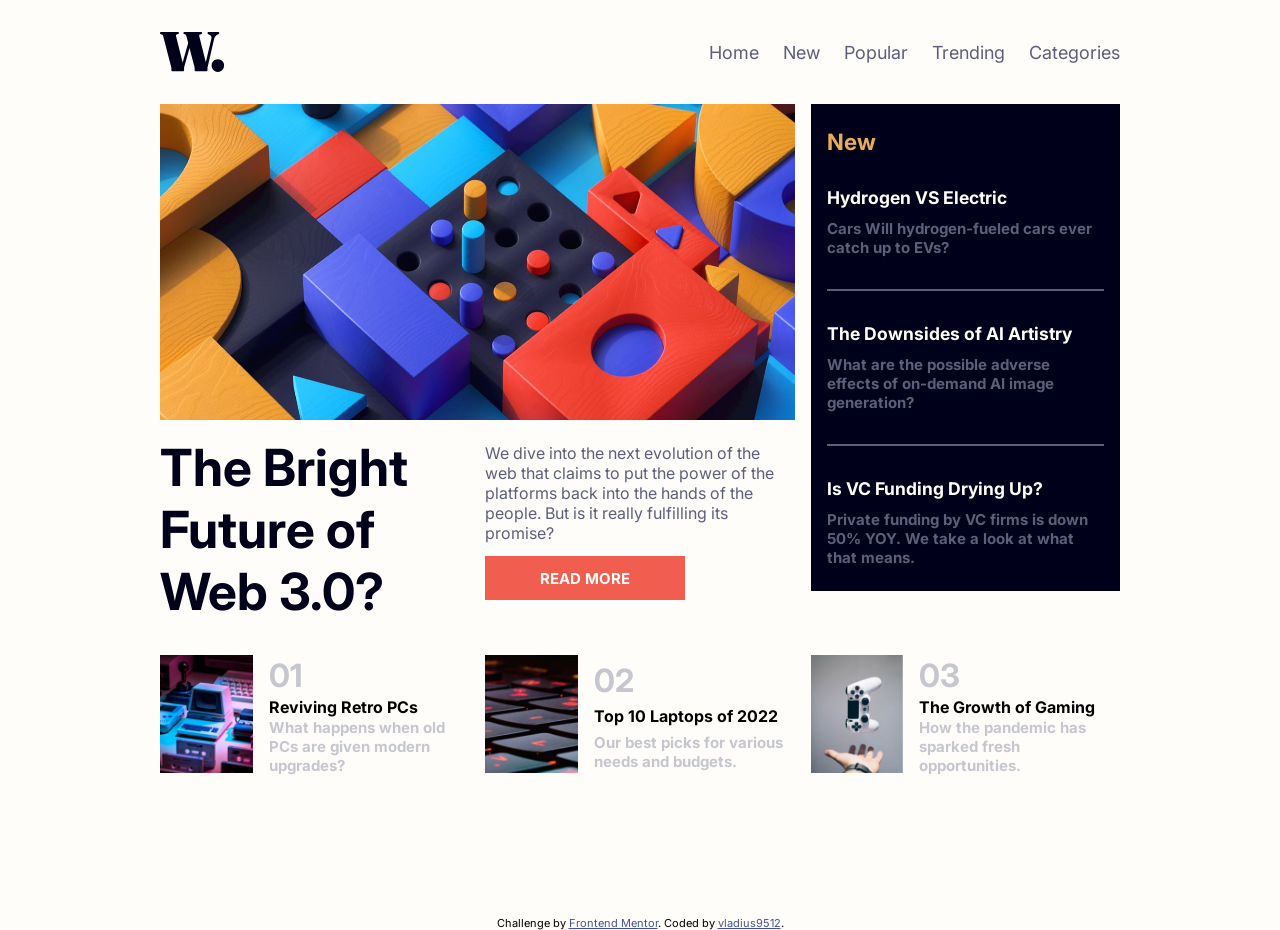
<file: news-homepage-main/newsHomepage.html>
<!DOCTYPE html>
<html lang="en">
    <head>
        <meta charset="UTF-8" />
        <meta name="viewport" content="width=device-width, initial-scale=1.0" />
        <link rel="stylesheet" href="./styles.css" />
        <link
            href="https://fonts.googleapis.com/css2?family=Inter:wght@400;700;800&display=swap"
            rel="stylesheet"
        />
        <title>Frontend Mentor | News homepage</title>
    </head>
    <body>
        <nav>
            <img src="./assets/images/logo.svg" alt="W.-logo" />
            <div class="mobile-menu-button-container">
                <img src="./assets/images/icon-menu.svg" alt="menu-icon" />
            </div>
            <div class="buttons-container closed">
                <a href="./newsHomepage.html">Home</a>
                <a href="./newsHomepage.html">New</a>
                <a href="./newsHomepage.html">Popular</a>
                <a href="./newsHomepage.html">Trending</a>
                <a href="./newsHomepage.html">Categories</a>
            </div>
            <div class="close-button-container closed">
                <img src="./assets/images/icon-menu-close.svg" alt="X-icon" />
            </div>
        </nav>
        <main>
            <div class="head-article-container">
                <div class="head-image-container">
                    <img
                        src="./assets/images/image-web-3-mobile.jpg"
                        alt="colorful-pieaces"
                        srcset="
                            ./assets/images/image-web-3-mobile.jpg  350w,
                            ./assets/images/image-web-3-desktop.jpg 500w
                        "
                        sizes="(max-width: 600px) 150px,
                               500px"
                    />
                </div>
                <h1>The Bright Future of Web 3.0?</h1>
                <div class="text-button-wrapper">
                    <p>
                        We dive into the next evolution of the web that claims
                        to put the power of the platforms back into the hands of
                        the people. But is it really fulfilling its promise?
                    </p>
                    <button>READ MORE</button>
                </div>
            </div>
            <div class="new-articles-container">
                <h2>New</h2>
                <div class="new-article-summary-container">
                    <h3>Hydrogen VS Electric</h3>
                    <h4>
                        Cars Will hydrogen-fueled cars ever catch up to EVs?
                    </h4>
                </div>
                <div class="line"></div>
                <div class="new-article-summary-container">
                    <h3>The Downsides of AI Artistry</h3>
                    <h4>
                        What are the possible adverse effects of on-demand AI
                        image generation?
                    </h4>
                </div>
                <div class="line"></div>
                <div class="new-article-summary-container">
                    <h3>Is VC Funding Drying Up?</h3>
                    <h4>
                        Private funding by VC firms is down 50% YOY. We take a
                        look at what that means.
                    </h4>
                </div>
            </div>
            <div class="top-three-articles-container">
                <div class="article-container">
                    <div class="top-article-image-container">
                        <img
                            src="./assets/images/image-retro-pcs.jpg"
                            alt="retro-computer"
                        />
                    </div>
                    <div class="text-container">
                        <h3>01</h3>
                        <h4>Reviving Retro PCs</h4>
                        <h5>
                            What happens when old PCs are given modern upgrades?
                        </h5>
                    </div>
                </div>
                <div class="article-container">
                    <div class="top-article-image-container">
                        <img
                            src="./assets/images/image-top-laptops.jpg"
                            alt="zoomed-in-keyboard-buttons"
                        />
                    </div>
                    <div class="text-container">
                        <h3>02</h3>
                        <h4>Top 10 Laptops of 2022</h4>
                        <h5>Our best picks for various needs and budgets.</h5>
                    </div>
                </div>
                <div class="article-container">
                    <div class="top-article-image-container">
                        <img
                            src="./assets/images/image-gaming-growth.jpg"
                            alt="hand-catching-controller"
                        />
                    </div>
                    <div class="text-container">
                        <h3>03</h3>
                        <h4>The Growth of Gaming</h4>
                        <h5>
                            How the pandemic has sparked fresh opportunities.
                        </h5>
                    </div>
                </div>
            </div>
        </main>
        <div class="overlay"></div>
        <footer>
            Challenge by
            <a
                href="https://www.frontendmentor.io?ref=challenge"
                target="_blank"
                >Frontend Mentor</a
            >. Coded by <a href="#">vladius9512</a>.
        </footer>
    </body>
    <script src="./script.js"></script>
</html>
</file>
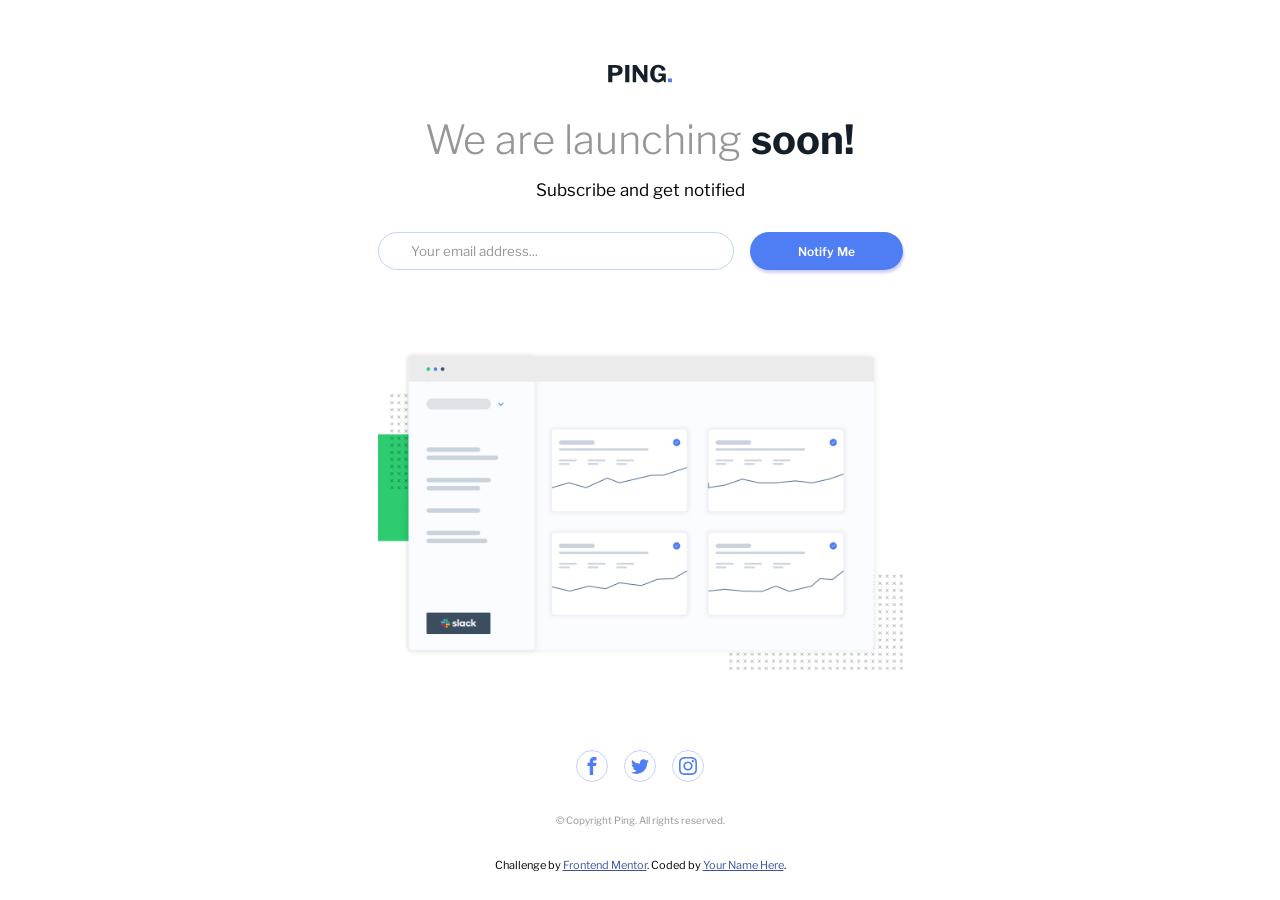
<file: ping-coming-soon-page-master/notify.html>
<!DOCTYPE html>
<html lang="en">
    <head>
        <meta charset="UTF-8" />
        <meta name="viewport" content="width=device-width, initial-scale=1.0" />
        <link rel="stylesheet" href="./styles.css" />
        <link
            href="https://fonts.googleapis.com/css2?family=Libre+Franklin:wght@300;600;700&display=swap"
            rel="stylesheet"
        />
        <title>Frontend Mentor | Ping coming soon page</title>
    </head>
    <body>
        <main>
            <img src="./images/logo.svg" alt="ping-logo" class="ping" />
            <h1>We are launching <span>soon!</span></h1>
            <p>Subscribe and get notified</p>
            <div class="input-button-container">
                <div class="input-container">
                    <input
                        type="email"
                        id="email"
                        required
                        placeholder="Your email address..."
                        aria-describedby="email-Validation"
                    />
                    <span
                        class="error"
                        id="email-Validation"
                        aria-live="assertive"
                    ></span>
                </div>
                <button id="notify">Notify Me</button>
            </div>
            <img
                src="./images/illustration-dashboard.png"
                alt="dashboard-illustration"
                class="dashboard"
            />
            <div class="social-images-container">
                <div class="image-circle">
                    <img src="./images/facebook.svg" alt="facebook-icon" />
                </div>
                <div class="image-circle">
                    <img src="./images/twitter.svg" alt="twitter-icon" />
                </div>
                <div class="image-circle">
                    <img src="./images/instagram.svg" alt="instagram-icon" />
                </div>
            </div>
            <p class="copyright">&copy; Copyright Ping. All rights reserved.</p>
        </main>

        <footer>
            <p class="attribution">
                Challenge by
                <a
                    href="https://www.frontendmentor.io?ref=challenge"
                    target="_blank"
                    >Frontend Mentor</a
                >. Coded by <a href="#">Your Name Here</a>.
            </p>
        </footer>
    </body>
    <script src="./script.js"></script>
</html>
</file>
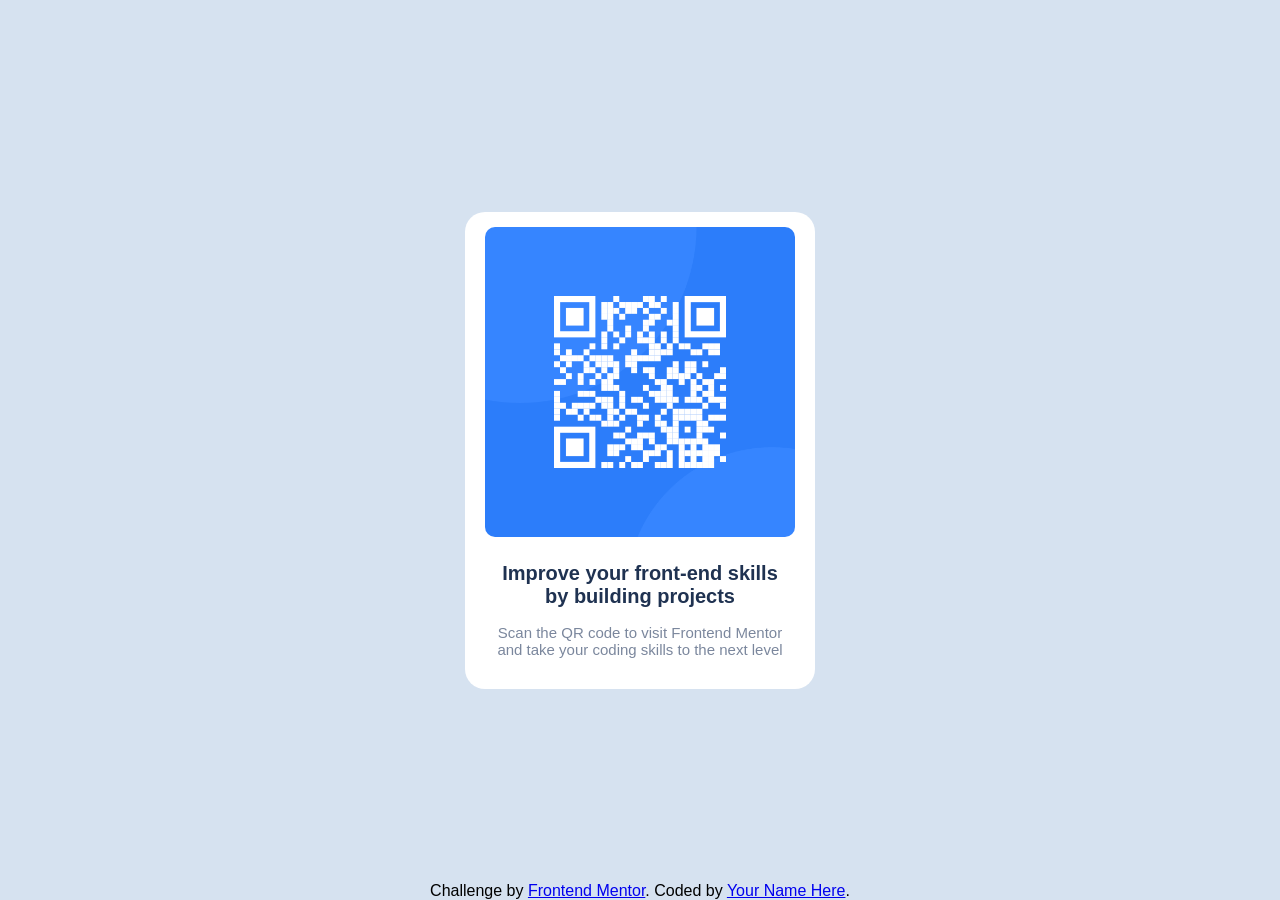
<file: QR challenge/QR.html>
<!DOCTYPE html>
<html lang="en">
    <head>
        <meta charset="UTF-8" />
        <meta name="viewport" content="width=device-width, initial-scale=1.0" />
        <link rel="stylesheet" href="style.css" />
        <title>Frontend Mentor | QR code component</title>
    </head>
    <body>
        <main class="container">
            <div class="image">
                <img src="./images/image-qr-code.png" alt="QR-code" />
            </div>
            <div class="text-wrapper">
                <h1>Improve your front-end skills by building projects</h1>
                <p>
                    Scan the QR code to visit Frontend Mentor and take your
                    coding skills to the next level
                </p>
            </div>
        </main>
        <footer>
            <div class="attribution">
                Challenge by
                <a
                    href="https://www.frontendmentor.io?ref=challenge"
                    target="_blank"
                    >Frontend Mentor</a
                >. Coded by <a href="#">Your Name Here</a>.
            </div>
        </footer>
    </body>
</html>
</file>
<file: styles.css>
:root {
    --background-color: #181617;
    --primary: #9fa498;
    --secondary: #131112;
    --accent: #71797f;
    --text: #e7e4e6;
}

* {
    margin: 0;
    padding: 0;
    color: var(--text);
}

body {
    background-color: var(--background-color);
}

html {
    scroll-snap-type: y mandatory;
}

header {
    display: flex;
    flex-direction: column;
    align-items: center;
}

main {
    margin-top: 2rem;
    display: flex;
    flex-direction: column;
}

section {
    height: 100vh;
    scroll-snap-align: start;
}

main section {
    display: flex;
    align-items: center;
    justify-content: center;
    gap: 2rem;
}

a {
    position: relative;
    display: inline-block;
    font-weight: 800;
    color: var(--text);
    overflow: hidden;
    background: linear-gradient(to right, #71797f, #71797f 50%, #e7e4e6 50%);
    background-clip: text;
    -webkit-background-clip: text;
    -webkit-text-fill-color: transparent;
    background-size: 200% 100%;
    background-position: 100%;
    transition: background-position 275ms ease;
}

a:hover {
    background-position: 0 100%;
}

.preview-container {
    border: solid 1px var(--accent);
    position: relative;
    transition: all 0.2s ease-in-out;
    background-color: var(--background-color);
}

.preview-container:hover {
    cursor: pointer;
    transform: scale(1.5);
    z-index: 1;
}

.preview-container:hover .modal {
    z-index: -1;
}

.img-container {
    width: 25rem;
    max-height: auto;
    position: relative;
    display: flex;
    aspect-ratio: 16/9;
    overflow-x: hidden;
    scroll-snap-type: x mandatory;
    scroll-behavior: smooth;
}

.img-container img {
    flex: 1 0 100%;
    scroll-snap-align: start;
    object-fit: scale-down;
}

.img-container img:first-child {
    margin-left: -60px;
}

.slider-nav {
    display: flex;
    column-gap: 1rem;
    position: absolute;
    bottom: 0.5rem;
    left: 50%;
    transform: translateX(-50%);
    z-index: 1;
}

.slider-nav a {
    width: 0.5rem;
    height: 0.5rem;
    border-radius: 50%;
    opacity: 0.75;
    transition: opacity ease 250ms;
    background-color: var(--background-color);
}

.slider-nav a:hover {
    opacity: 1;
}

.modal {
    position: absolute;
    top: 0;
    width: 100%;
    height: 100%;
    background-color: black;
    opacity: 0.5;
    transition: all 0.2s ease-in-out;
}

.modal:hover {
    opacity: 0;
}

.buttons-container {
    display: none;
}
</file>
<file: age-calculator-app-main/styles.css>
* {
    margin: 0;
    padding: 0;
    font-family: "Poppins", sans-serif;
}

:root {
    --purple: hsl(259, 100%, 65%);
    --lightRed: hsl(0, 100%, 67%);
    --white: hsl(0, 0%, 100%);
    --offWhite: hsl(0, 0%, 94%);
    --lightGrey: hsl(0, 0%, 86%);
    --smokeyGrey: hsl(0, 1%, 44%);
    --offBlack: hsl(0, 0%, 8%);
}

input::-webkit-outer-spin-button,
input::-webkit-inner-spin-button {
    -webkit-appearance: none;
    margin: 0;
}

input[type="number"] {
    -moz-appearance: textfield;
    font-size: 32px;
}

body {
    height: 100vh;
    display: flex;
    justify-content: center;
    align-items: center;
    background-color: var(--offWhite);
}

main {
    display: flex;
    flex-direction: column;
    gap: 4rem;
    width: 310px;
    background-color: var(--white);
    padding: 3rem 1rem;
    border-radius: 1rem 1rem 5rem 1rem;
}

.inputs-wrapper {
    display: flex;
    justify-content: space-between;
}

.input-container {
    display: flex;
    flex-direction: column;
    color: var(--smokeyGrey);
    font-size: 15px;
}

input {
    width: 70px;
    border-radius: 0.5rem;
    padding: 0.7rem;
    color: var(--offBlack);
    border: 1px solid var(--lightGrey);
}

.input-container.err {
    color: var(--lightRed);
}

.input-container.err input {
    border: 1px solid var(--lightRed);
}

input::placeholder {
    font-size: 20px;
}

.line {
    height: 1px;
    background-color: var(--lightGrey);
    position: relative;
}

#image-container {
    width: 60px;
    height: 60px;
    background-color: var(--purple);
    border-radius: 50%;
    position: absolute;
    display: flex;
    align-items: center;
    justify-content: center;
    top: -30px;
    left: 41%;
}

.error {
    color: var(--lightRed);
    font-size: 10px;
}

.arrow {
    width: 25px;
}

.output-container {
    display: flex;
    font-size: 3.5rem;
    font-weight: 800;
    font-style: italic;
    gap: 0.4rem;
}

.age {
    color: var(--purple);
    transition: all 0.2s ease-in-out;
}

.age.shown {
    transform: rotate(360deg);
}

footer {
    position: absolute;
    bottom: 0;
}
.attribution {
    font-size: 11px;
    text-align: center;
}
.attribution a {
    color: hsl(228, 45%, 44%);
}

@media screen and (min-width: 720px) {
    main {
        width: 600px;
        padding: 3rem;
        border-radius: 2rem 2rem 12rem 2rem;
        gap: 2rem;
    }
    .inputs-wrapper {
        justify-content: left;
        gap: 2rem;
    }
    input {
        width: 120px;
    }
    .error {
        font-style: italic;
        font-size: 14px;
        margin-top: 5px;
    }
    #image-container {
        left: 87%;
        width: 80px;
        height: 80px;
        top: -40px;
    }
    #image-container:hover {
        background-color: var(--offBlack);
        cursor: pointer;
    }
    .arrow {
        width: 35px;
    }
    .output-container {
        font-size: 4.5rem;
    }
}
</file>
<file: faq-accordion-card-main/styles.css>
:root {
    --very-dark-desaturated-blue: hsl(238, 29%, 16%);
    --soft-red: hsl(14, 88%, 65%);
    --Very-dark-grayish-blue: hsl(237, 12%, 33%);
    --Dark-grayish-blue: hsl(240, 6%, 50%);

    --soft-violet: hsl(273, 75%, 66%);
    --soft-blue: hsl(240, 73%, 65%);
    --light-grayish-blue: hsl(240, 5%, 91%);
}
* {
    margin: 0;
    padding: 0;
    font-family: "Kumbh Sans", sans-serif;
}

body {
    min-height: 100vh;
    background: linear-gradient(var(--soft-violet), var(--soft-blue));
    display: flex;
    flex-direction: column;
    justify-content: center;
    align-items: center;
    font-size: 13px;
    font-weight: 400;
}

main {
    display: flex;
    flex-direction: column;
    width: 330px;
    height: 530px;
    border-radius: 1.5rem;
    position: relative;
    box-shadow: 0px 20px 50px 0px #00000070;
    background: #fff;
    margin-top: 65px;
    padding-top: 120px;
    box-sizing: border-box;
}

.content-container {
    padding: 1.2rem;
    overflow: scroll;
}

.image-container {
    position: absolute;
    width: 240px;
    top: -110px;
    left: 45px;
    height: 180px;
}

.online {
    position: relative;
    background-image: url("./images/illustration-woman-online-mobile.svg");
    background-size: contain;
    height: 100%;
    width: 100%;
    background-repeat: no-repeat;
}

.shadow {
    position: absolute;
    background-image: url("./images/bg-pattern-mobile.svg");
    background-size: contain;
    bottom: -110px;
    left: 0;
    height: 100%;
    width: 100%;
    background-repeat: no-repeat;
}

h1 {
    text-align: center;
    font-weight: bolder;
    font-size: 2rem;
    margin-bottom: 1rem;
}

.question-container {
    display: flex;
    flex-direction: column;
    gap: 1rem;
    margin-top: 2rem;
}

.line {
    background: var(--light-grayish-blue);
    height: 1px;
}

.answer {
    display: none;
    color: var(--Dark-grayish-blue);
}

.question {
    cursor: pointer;
    display: flex;
    justify-content: space-between;
    color: var(--Very-dark-grayish-blue);
}

.question.active {
    color: var(--very-dark-desaturated-blue);
    font-weight: 700;
}

.question.active img {
    transform: scaleY(-1);
}

footer {
    position: absolute;
    bottom: 0;
}

@media screen and (min-width: 720px) {
    main {
        width: 920px;
        flex-direction: row;
        padding-top: 0;
    }
    .images-wrapper {
        width: 50%;
        height: 100%;
        position: relative;
    }
    .image-container {
        position: relative;
        width: 100%;
        height: 100%;
        top: unset;
        left: unset;
        overflow: hidden;
    }
    .content-container {
        flex: 1;
        margin: 3rem 0;
        margin-right: 4rem;
    }
    .arrow {
        margin-right: 1rem;
    }
    h1 {
        text-align: left;
    }
    .question:hover {
        color: var(--soft-red);
    }
    .online {
        position: absolute;
        left: -80px;
        top: 80px;
        background-image: url("./images/illustration-woman-online-desktop.svg");
        width: 500px;
        height: 360px;
        z-index: 1;
    }
    .shadow {
        left: -305px;
        bottom: -20px;
        transform: scale(2);
        background-image: url("./images/bg-pattern-desktop.svg");
    }
    .box {
        position: absolute;
        width: 180px;
        height: 210px;
        background-image: url("./images/illustration-box-desktop.svg");
        background-size: cover;
        background-repeat: no-repeat;
        z-index: 1;
        left: -140px;
        top: 210px;
    }
}
</file>
<file: interactive-pricing-component-main/styles.css>
:root {
    --Soft-Cyan: hsl(174, 77%, 80%);
    --Strong-Cyan: hsl(174, 86%, 45%);
    --Light-Grayish-Red: hsl(14, 92%, 95%);
    --Light-Red: hsl(15, 100%, 70%);
    --Pale-Blue: hsl(226, 100%, 87%);
    --White: hsl(0, 0%, 100%);
    --Very-Pale-Blue: hsl(230, 100%, 99%);
    --Light-Grayish-Blue-slider: hsl(224, 65%, 95%);
    --Light-Grayish-Blue-toggle: hsl(223, 50%, 87%);
    --Grayish-Blue: hsl(225, 20%, 60%);
    --Dark-Desaturated-Blue: hsl(227, 35%, 25%);
}

body {
    margin: 0;
    padding: 0;
    font-family: "Manrope", sans-serif;
    background-image: url("./images/bg-pattern.svg");
    background-repeat: no-repeat;
    background-size: 1000px;
    font-size: 15px;
    display: flex;
    flex-direction: column;
    justify-content: center;
    padding: 2rem;
    gap: 1.5rem;
}

header {
    background-image: url("./images/pattern-circles.svg");
    background-repeat: no-repeat;
    height: 150px;
    background-position: center;
    text-align: center;
    display: flex;
    flex-direction: column;
    justify-content: center;
    align-items: center;
    gap: 1rem;
}

h1 {
    font-size: 21px;
    margin: 0;
    color: var(--Dark-Desaturated-Blue);
    font-weight: 800;
}

h2 {
    font-size: 15px;
    margin: 0;
    max-width: 205px;
    color: var(--Grayish-Blue);
}

main p {
    margin: 0;
}

main {
    position: relative;
    border: 1px solid var(--White);
    border-radius: 0.5rem;
    display: flex;
    flex-direction: column;
    align-items: center;
    background-color: var(--White);
    box-shadow: 0px 8px 5px 5px var(--Very-Pale-Blue);
}

.pageviews-container {
    display: flex;
    gap: 0.3rem;
    color: var(--Grayish-Blue);
    margin: 1.5rem 0;
}

.price-month {
    display: flex;
    align-items: center;
    gap: 0.5rem;
}

.price {
    font-size: 28px;
    font-weight: 800;
    color: var(--Dark-Desaturated-Blue);
}

.month {
    color: var(--Grayish-Blue);
}

.monthly-yearly-container {
    display: flex;
    font-size: 12px;
    color: var(--Grayish-Blue);
    gap: 0.5rem;
    align-items: center;
    margin: 2rem 0 2rem 1rem;
}

.yearly-discount-container {
    display: flex;
    gap: 0.5rem;
}

.discount {
    width: 40px;
    height: 18px;
    border-radius: 1rem;
    background-color: var(--Light-Grayish-Red);
    color: var(--Light-Red);
    font-size: 10px;
    display: flex;
    font-weight: 800;
    align-items: center;
    justify-content: center;
    margin-left: -5px;
}

.line {
    height: 1px;
    width: 100%;
    background-color: var(--Light-Grayish-Blue-slider);
}

.bonus-container {
    margin: 1rem 0;
}

.image-message {
    color: var(--Grayish-Blue);
    display: flex;
    gap: 1rem;
    align-items: center;
    justify-content: center;
    margin-bottom: 0.8rem;
}

.image-message img {
    height: 9px;
    width: 9px;
}

.switch {
    display: inline-block;
    height: 24px;
    position: relative;
    width: 45px;
}

.button button {
    border: none;
    border-radius: 1.5rem;
    padding: 0.5rem 3rem;
    background-color: var(--Dark-Desaturated-Blue);
    color: var(--Pale-Blue);
    font-weight: 600;
    margin-bottom: 2rem;
}

.switch input {
    display: none;
}

.slider {
    background-color: var(--Light-Grayish-Blue-toggle);
    bottom: 0;
    cursor: pointer;
    left: 0;
    right: 0;
    top: 0;
    transition: 0.4s;
    position: absolute;
}

.slider:before {
    background-color: #fff;
    bottom: 5px;
    content: "";
    height: 14px;
    left: 5px;
    position: absolute;
    transition: 0.4s;
    width: 14px;
}

.slider:hover {
    background-color: var(--Soft-Cyan);
}

#yearly:checked + .slider:before {
    transform: translateX(22px);
}

.slider.round {
    border-radius: 34px;
}

.slider.round:before {
    border-radius: 50%;
}

.range-container {
    position: absolute;
    width: 270px;
    top: 80px;
}

.range-container label {
    position: absolute;
    width: 100%;
}

.range {
    width: 270px;
}

/* chrome slider */

input[type="range"] {
    font-size: 1.5rem;
    width: 100%;
}

input[type="range"] {
    --track-height: 8px;
    --track-color: var(--Light-Grayish-Blue-slider);
    --brightness-hover: 110%;
    --brightness-down: 80%;
    --clip-edges: 0.125em;
}

input[type="range"].range {
    --thumb-height: 40px;
    --thumb-width: 40px;
}

input[type="range"].range {
    color: var(--Strong-Cyan);
}

/* === range commons === */
input[type="range"] {
    position: relative;
    background: rgba(245, 0, 0, 0);
    overflow: hidden;
}

input[type="range"]:active {
    cursor: grabbing;
}

input[type="range"]:disabled {
    filter: grayscale(1);
    opacity: 0.3;
    cursor: not-allowed;
}

/* === WebKit specific styles === */
input[type="range"],
input[type="range"]::-webkit-slider-runnable-track,
input[type="range"]::-webkit-slider-thumb {
    -webkit-appearance: none;
    transition: all ease 100ms;
    height: var(--thumb-height);
}

input[type="range"]::-webkit-slider-runnable-track,
input[type="range"]::-webkit-slider-thumb {
    position: relative;
}

input[type="range"]::-webkit-slider-thumb {
    --thumb-radius: calc((var(--thumb-height) * 0.5) - 1px);
    --clip-top: calc((var(--thumb-height) - var(--track-height)) * 0.5 - 0.5px);
    --clip-bottom: calc(var(--thumb-height) - var(--clip-top));
    --clip-further: calc(100% + 1px);
    --box-fill: calc(-100vmax - var(--thumb-width, var(--thumb-height))) 0 0
        100vmax currentColor;

    width: var(--thumb-width, var(--thumb-height));
    background: url("./images/icon-slider.svg");
    background-repeat: no-repeat;
    background-size: auto;
    background-position: 50%;
    box-shadow: 0 15px 25px 2px var(--Soft-Cyan);

    background-color: currentColor;
    background-color: var(--Strong-Cyan);
    box-shadow: var(--box-fill);
    border-radius: var(--thumb-width, var(--thumb-height));

    filter: brightness(100%);
    clip-path: polygon(
        100% -1px,
        var(--clip-edges) -1px,
        0 var(--clip-top),
        -100vmax var(--clip-top),
        -100vmax var(--clip-bottom),
        0 var(--clip-bottom),
        var(--clip-edges) 100%,
        var(--clip-further) var(--clip-further)
    );
}

input[type="range"]:hover::-webkit-slider-thumb {
    filter: brightness(var(--brightness-hover));
    cursor: grab;
}

input[type="range"]:active::-webkit-slider-thumb {
    filter: brightness(var(--brightness-down));
    cursor: grabbing;
}

input[type="range"]::-webkit-slider-runnable-track {
    background: linear-gradient(var(--track-color) 0 0) scroll no-repeat center /
        100% calc(var(--track-height) + 1px);
}

/* chrome slider style ends here */

input[type="range"]:focus {
    outline: none;
}

input[type="range"]::-ms-track {
    width: 100%;
    cursor: pointer;
    background: transparent;
    border-color: transparent;
    color: transparent;
}

.range::-moz-range-progress {
    height: 8px;
    border-radius: 8px;
    background-color: var(--Soft-Cyan);
}

.range::-moz-range-track {
    height: 8px;
    border: none;
    border-radius: 8px;
    background-color: var(--Light-Grayish-Blue-slider);
}

.range::-moz-range-thumb {
    width: 40px;
    height: 40px;
    border-radius: 50%;
    background-color: var(--Strong-Cyan);
    background-image: url("./images/icon-slider.svg");
    background-repeat: no-repeat;
    background-size: auto;
    background-position: 50%;
    border: none;
    box-shadow: 0 15px 25px 2px var(--Soft-Cyan);
}

footer {
    position: absolute;
    bottom: -35px;
}

.pageviews-price-container {
    display: flex;
    flex-direction: column;
    justify-content: center;
    align-items: center;
    gap: 4rem;
}

.show-discount {
    display: none;
}

@media screen and (min-width: 1080px) {
    body {
        height: 100vh;
        background-size: contain;
        padding: 0;
        justify-content: unset;
        gap: 4rem;
        align-items: center;
    }
    header {
        margin-top: 3rem;
    }
    main {
        width: 600px;
    }
    h2 {
        max-width: unset;
    }
    h1 {
        font-size: 30px;
    }
    .pageviews-price-container {
        flex-direction: row;
        margin-top: 1rem;
        width: 100%;
        justify-content: space-around;
    }
    .price {
        font-size: 36px;
    }
    .pageviews-container {
        font-size: 14px;
        font-weight: 800;
    }
    .month {
        font-size: 16px;
    }
    .range-container {
        top: 105px;
    }
    .range {
        width: 500px;
    }
    .range::-moz-range-thumb {
        cursor: pointer;
    }
    .range::-moz-range-thumb:active {
        background-color: #24aea1;
    }
    .monthly-yearly-container {
        margin-top: 6rem;
        gap: 1rem;
    }
    .show-discount {
        display: inline-block;
        margin-left: 3px;
    }
    .discount {
        width: 85px;
    }
    .bonusAndButton-container {
        display: flex;
        width: 100%;
        justify-content: space-around;
        align-items: center;
        margin: 2rem 0;
    }
    .bonus-container {
        display: flex;
        justify-content: center;
        flex-direction: column;
        gap: 0.5rem;
    }
    .image-message {
        justify-content: unset;
        margin-bottom: unset;
    }
    .button button {
        margin-bottom: unset;
    }
    .button button:hover {
        color: var(--White);
        cursor: pointer;
    }
    .range-container {
        width: 500px;
    }
}
</file>
<file: notifications-page-main/style.css>
:root {
    --red: hsl(1, 90%, 64%);
    --blue: hsl(219, 85%, 26%);
    --white: hsl(0, 0%, 100%);
    --very-light-grayish-blue: hsl(210, 60%, 98%);
    --light-grayish-blue-1: hsl(211, 68%, 94%);
    --light-grayish-blue-2: hsl(205, 33%, 90%);
    --grayish-blue: hsl(219, 14%, 63%);
    --dark-grayish-blue: hsl(219, 12%, 42%);
    --very-dark-blue: hsl(224, 21%, 14%);
}

html {
    margin: 0;
    padding: 0;
    font-family: "Plus Jakarta Sans", sans-serif;
}
main {
    padding: 0.5rem;
}

.top-container {
    display: flex;
    align-items: center;
    justify-content: space-between;
    color: var(--dark-grayish-blue);
}

.notifications-numbers-container {
    display: flex;
    align-items: center;
    gap: 0.7rem;
}

.unseen-wrapper {
    color: var(--white);
    background-color: var(--blue);
    width: 2rem;
    height: 1.5rem;
    align-items: center;
    border-radius: 0.3rem;
    display: flex;
    justify-content: center;
    font-weight: 800;
}

h1 {
    color: var(--very-dark-blue);
    font-size: 20px;
}

.notification-container {
    display: flex;
    gap: 1rem;
    margin: 1rem 0;
    padding: 1rem;
    border-radius: 8px;
}

.notseen {
    background-color: var(--very-light-grayish-blue);
}

.image-wrapper img {
    width: 40px;
    height: 40px;
}

.picture-wrapper img {
    width: 40px;
    height: 40px;
}

.picture-wrapper {
    grid-column: 2;
    grid-row: 1/3;
}

.grid {
    display: grid;
    grid-template-columns: 1fr auto;
}

.prvMsg {
    display: grid;
    grid-template-columns: auto 1fr;
    grid-template-rows: 60px 1fr;
}

.private-message {
    grid-column: 2/3;
    border: 1px solid var(--light-grayish-blue-1);
    padding: 1rem;
}

p {
    margin: 0;
}

.action-wrapper {
    margin-left: 5px;
    color: var(--dark-grayish-blue);
}

.post-wrapper {
    margin-left: 5px;
    color: var(--dark-grayish-blue);
    font-weight: bold;
}

.friend-wrapper {
    font-weight: bold;
}

.time-wrapper {
    color: var(--grayish-blue);
    margin-top: 2px;
}

.group {
    color: var(--blue);
}

.private-message {
    color: var(--dark-grayish-blue);
}

.unseen-notification {
    background-color: var(--red);
    width: 10px;
    height: 10px;
    border-radius: 50%;
    margin-left: 5px;
}

footer {
    margin-top: 50px;
}

@media screen and (min-width: 720px) {
    body {
        display: flex;
        flex-direction: column;
        align-items: center;
        justify-content: center;
        background-color: var(--very-light-grayish-blue);
    }
    main {
        width: 650px;
        background-color: var(--white);
        padding: 1rem 2rem 0 2rem;
        border-radius: 15px;
        display: flex;
        flex-direction: column;
        gap: 0.5rem;
        margin-top: 2rem;
    }
    .information-container {
        flex-grow: 1;
    }
    .notification-container {
        margin: unset;
    }
    .prvMsg {
        grid-template-rows: 40px 1fr;
    }
    main div:nth-child(6) .time-wrapper {
        margin-top: -1.2rem;
    }
    .friend-wrapper:hover {
        cursor: pointer;
        color: var(--blue);
    }
    .post-wrapper:hover {
        cursor: pointer;
        color: var(--blue);
    }
    .picture-wrapper img:hover {
        cursor: pointer;
        border: 2px solid var(--light-grayish-blue-1);
        border-radius: 8px;
    }
    #readAll:hover {
        cursor: pointer;
        color: var(--blue);
    }
    .private-message {
        border-radius: 5px;
    }
    .private-message:hover {
        cursor: pointer;
        background-color: var(--light-grayish-blue-1);
    }
}
</file>
<file: QR challenge/style.css>
* {
    margin: 0;
    padding: 0;
    font-family: "Outfit", sans-serif;
}

body {
    background-color: hsl(212, 45%, 89%);
    text-align: center;
    display: flex;
    flex-direction: column;
    justify-content: center;
    align-items: center;
    min-height: 100vh;
}

.container {
    display: flex;
    flex-direction: column;
    padding: 15px;
    font-size: 15px;
    gap: 22px;
    color: hsl(220, 15%, 55%);
    background-color: hsl(0, 0%, 100%);
    border-radius: 20px;
    max-width: 320px;
}

footer {
    position: absolute;
    bottom: 0;
}

h1 {
    font-weight: 700;
    color: hsl(218, 44%, 22%);
    font-size: 20px;
    text-align: center;
    margin: 0 0.9rem;
}
p {
    font-weight: 400;
    text-align: center;
    margin: 1rem 0.9rem 1rem 0.9rem;
}
img {
    max-width: 310px;
    border-radius: 10px;
}
</file>
<file: interactive-rating-component-main/styles.css>
:root {
    --orange: hsl(25, 97%, 53%);

    --white: hsl(0, 0%, 100%);
    --lightGrey: hsl(217, 12%, 63%);
    --mediumGrey: hsl(216, 12%, 54%);
    --darkBlue: hsl(213, 19%, 18%);
    --darkBlueA: hsla(213, 33.3%, 40.6%, 0.11);
    --backgroundUp: hsla(220, 21%, 17%, 1);
    --backgroundDown: hsla(215.294, 27%, 12%, 1);
    --veryDarkBlue: hsl(216, 12%, 8%);

    --lightWeight: 400;
    --bold: 700;
}

* {
    margin: 0;
    padding: 0;
    font-family: "Overpass", sans-serif;
}

body {
    min-height: 100vh;
    background: var(--veryDarkBlue);
    color: #fff;
    display: flex;
    align-items: center;
    justify-content: center;
    font-weight: var(--lightWeight);
    color: var(--white);
}

footer {
    position: absolute;
    bottom: 0;
}

main {
    background: radial-gradient(
        ellipse at top,
        var(--backgroundUp),
        var(--backgroundDown)
    );
    padding: 1.5rem;
    width: 18rem;
    display: flex;
    flex-direction: column;
    gap: 1.5rem;
    border-radius: 1rem;
    color: var(--lightGrey);
}

main p {
    font-size: 15px;
}

h1 {
    color: var(--white);
    font-size: 1.5rem;
}

.rating-star {
    background: var(--darkBlueA);
    width: 2.5rem;
    height: 2.5rem;
    border-radius: 100%;
    display: flex;
    align-items: center;
    justify-content: center;
}

.imageStar {
    width: 50%;
    height: 50%;
}

.feedback-container {
    display: flex;
    justify-content: space-between;
}

.feedback-score {
    background: var(--darkBlueA);
    width: 2.5rem;
    height: 2.5rem;
    border-radius: 100%;
    display: flex;
    flex-direction: column;
    align-items: center;
    justify-content: center;
    font-size: 12px;
    cursor: pointer;
}

.feedback-score:hover {
    background: var(--orange);
    color: var(--white);
}

.active {
    background: var(--mediumGrey);
    color: var(--white);
}

.active:hover {
    background: var(--mediumGrey);
    color: var(--white);
}

.button-container {
    display: flex;
    flex-direction: column;
}

.submit {
    padding: 0.8rem;
    background: var(--orange);
    border: none;
    border-radius: 2rem;
    color: var(--white);
    font-weight: var(--bold);
    font-size: 0.9rem;
    cursor: pointer;
}

.submit:hover {
    background: var(--white);
    color: var(--orange);
}

.container-submited {
    display: flex;
    flex-direction: column;
    align-items: center;
    gap: 1rem;
    padding: 1rem 0;
}

.customer-rating {
    color: var(--orange);
    background-color: var(--darkBlueA);
    padding: 0.5rem;
    border-radius: 1.5rem;
    font-size: 14px;
}

h2 {
    color: var(--white);
}

.call-to-action {
    text-align: center;
}
</file>
<file: intro-component-with-signup-form-master/styles.css>
* {
    margin: 0;
    padding: 0;
    font-family: "Poppins", sans-serif;
}

:root {
    --red: hsl(0, 100%, 74%);
    --green: hsl(154, 59%, 51%);

    --blue: hsl(248, 32%, 49%);

    --darkBlue: hsl(249, 10%, 26%);
    --grayishBlue: hsl(246, 25%, 77%);
}

body {
    height: 100vh;
    background: url("./images/bg-intro-mobile.png");
    background-size: cover;
    background-color: var(--red);
    color: #fff;
}

main {
    display: flex;
    flex-direction: column;
    justify-content: center;
    align-items: center;
    height: 100%;
    gap: 1rem;
    text-align: center;
    font-size: 16px;
    padding: 2rem;
    margin-top: 3rem;
}

h1 {
    margin: 2rem 0;
}

.button-container {
    margin-top: 2rem;
    margin-bottom: 0.5rem;
    width: 311px;
}

.signup {
    padding: 1rem;
    width: 100%;
    border-style: none;
    background-color: var(--blue);
    box-shadow: 0px 7px 0px rgba(0, 0, 0, 0.2);
    color: #fff;
    border-radius: 0.5rem;
}

.signup div {
    display: flex;
    justify-content: center;
    gap: 3px;
}

.bold {
    font-weight: 700;
}

form {
    width: 311px;
    background-color: #fff;
    display: flex;
    flex-direction: column;
    border-radius: 0.5rem;
    height: 360px;
    justify-content: space-around;
    box-shadow: 0px 8px 0px rgba(0, 0, 0, 0.2);
    margin-top: 1rem;
}

form p {
    text-align: center;
    font-size: 11px;
    color: var(--grayishBlue);
    padding: 0 2rem;
}

form a {
    text-decoration: none;
    font-weight: 600;
    color: var(--red);
}
.input {
    display: block;
}
.input span {
    position: absolute;
    z-index: 1;
    cursor: text;
    pointer-events: none;
    color: #5e5d62;
    font-size: 14px;
    font-weight: 600;
    /* Input padding + input border */
    padding: 13px;
    /* Firefox does not respond well to different line heights. Use padding instead. */
    line-height: 17px;
    /* This gives a little gap between the cursor and the label */
    margin-left: 2px;
}
.input img {
    position: absolute;
    z-index: 1;
    margin-left: -35px;
    margin-top: 9px;
    pointer-events: none;
}

.input input {
    z-index: 0;
    padding: 0.5rem;
    font: inherit;
    line-height: 17px;
    width: 250px;
    border-radius: 0.5rem;
    border: 1px solid;
    border-color: rgba(128, 128, 128, 0.2);
}

#submit {
    padding: 1rem;
    width: 268px;
    background-color: var(--green);
    border-style: none;
    border-radius: 0.5rem;
    color: #fff;
    font-weight: 600;
    box-shadow: inset -1px -3px 2px rgba(0, 0, 0, 0.2);
}

.error {
    display: none;
    color: var(--red);
    font-size: 12px;
    text-align: right;
    padding-right: 16px;
    font-style: italic;
    margin-top: -10px;
}

.attribution {
    font-size: 11px;
    text-align: center;
}
.attribution a {
    color: hsl(228, 45%, 44%);
}

@media screen and (min-width: 1080px) {
    body {
        background: url("./images/bg-intro-desktop.png");
        background-color: var(--red);
    }
    main {
        flex-direction: row;
        margin-top: 0;
    }
    .text-wrapper {
        width: 30%;
        text-align: left;
        padding-left: 5rem;
    }
    .button-form-wrapper {
        min-width: 50%;
    }
    form {
        width: 540px;
        height: 565px;
        margin-top: 1.5rem;
    }
    .button-container {
        width: 540px;
    }
    .input input {
        width: 460px;
        padding: 1rem;
    }
    .input img {
        margin-top: 18px;
    }
    .error {
        padding-right: 28px;
        margin-top: -40px;
    }
    .input span {
        padding: 21px;
    }
    h1 {
        font-size: 3rem;
    }
    #submit {
        width: 494px;
    }
    #submit:hover {
        opacity: 0.7;
        cursor: pointer;
    }
    form p {
        margin-top: -2rem;
        margin-bottom: 1rem;
    }
    .signup {
        display: flex;
        justify-content: center;
    }
    .signup div {
        margin-right: 3px;
    }
    .signup:hover {
        opacity: 0.9;
        cursor: pointer;
    }
}
</file>
<file: news-homepage-main/styles.css>
* {
    margin: 0;
    padding: 0;
    font-family: "Inter", sans-serif;
}

:root {
    --soft-orange: hsl(35, 77%, 62%);
    --soft-red: hsl(5, 85%, 63%);
    --off-white: hsl(36, 100%, 99%);
    --grayish-blue: hsl(233, 8%, 79%);
    --dark-grayish-blue: hsl(236, 13%, 42%);
    --very-dark-blue: hsl(240, 100%, 5%);
}

body {
    padding: 1rem;
    overflow: hidden scroll;
    font-size: 15px;
}

nav {
    display: flex;
    position: relative;
    justify-content: space-between;
    align-items: center;
    margin-bottom: 2rem;
}

.buttons-container {
    position: absolute;
    display: flex;
    flex-direction: column;
    right: -10%;
    top: -16px;
    z-index: 1;
    padding-top: 8rem;
    gap: 1.5rem;
    height: 100vh;
    width: 270px;
    background-color: var(--off-white);
    padding-left: 1rem;
}

.buttons-container a {
    text-decoration: none;
    color: var(--very-dark-blue);
    font-weight: 400;
    width: 100px;
    font-size: 18px;
}

.buttons-container.closed {
    display: none;
}

.close-button-container {
    display: block;
    z-index: 1;
}

.close-button-container.closed {
    display: none;
}

.overlay {
    position: absolute;
    width: 100%;
    height: 100%;
    background-color: rgba(0, 0, 0, 0.6);
    display: none;
    top: 0;
    left: -16px;
}

.overlay.active {
    display: block;
}

.head-image-container img {
    width: 100%;
}

.head-image-container {
    margin-bottom: 1rem;
}

h1 {
    margin-bottom: 1rem;
    color: var(--very-dark-blue);
    font-size: 2.6rem;
}

.head-article-container p {
    color: var(--dark-grayish-blue);
    margin-bottom: 1rem;
}

.head-article-container button {
    padding: 0.8rem;
    width: 200px;
    border-style: none;
    color: var(--off-white);
    font-size: 15px;
    font-weight: 700;
    background-color: var(--soft-red);
}

.head-article-container {
    margin-bottom: 3rem;
}

.new-articles-container {
    background-color: var(--very-dark-blue);
    color: var(--dark-grayish-blue);
    padding: 1rem;
    margin-bottom: 3rem;
}

h2 {
    color: var(--soft-orange);
    margin-bottom: 1.5rem;
}

.new-article-summary-container h3 {
    color: var(--off-white);
    margin-bottom: 0.7rem;
}

.line {
    margin: 1.5rem 0;
    border: solid 1px var(--dark-grayish-blue);
}

.article-container {
    display: grid;
    grid-template-columns: 30% 1fr;
    margin-bottom: 1rem;
    gap: 1rem;
}

.top-article-image-container {
    grid-column: 1;
}

.top-article-image-container img {
    width: 100%;
}

.text-container {
    display: flex;
    flex-direction: column;
    justify-content: space-evenly;
}

.text-container h3 {
    font-size: 2rem;
    color: var(--grayish-blue);
}

.text-container h4 {
    font-size: 1rem;
}

.text-container h5 {
    color: var(--grayish-blue);
    font-size: 15px;
}

footer {
    font-size: 11px;
    text-align: center;
    position: absolute;
}
footer a {
    color: hsl(228, 45%, 44%);
}

@media screen and (min-width: 1280px) {
    body {
        padding: 2rem 10rem;
        background: var(--off-white);
        display: flex;
        flex-direction: column;
        align-items: center;
    }
    nav {
        width: 100%;
        max-width: 1110px;
    }
    .mobile-menu-button-container {
        display: none;
    }
    .buttons-container.closed {
        display: flex;
        position: unset;
        z-index: 1;
        gap: 1.5rem;
        height: auto;
        width: auto;
        background-color: unset;
        flex-direction: row;
    }
    .buttons-container a {
        width: unset;
        color: var(--dark-grayish-blue);
    }
    a:hover {
        color: var(--soft-red);
        cursor: pointer;
    }
    .buttons-container {
        padding: 0;
    }
    main {
        display: grid;
        grid-template-columns: 1fr 1fr 1fr;
        grid-template-rows: 80% 1fr;
        gap: 1rem;
        max-width: 1110px;
    }
    .head-image-container {
        margin: 0;
    }
    .head-image-container img {
        height: 100%;
    }
    .head-article-container {
        display: grid;
        grid-template-rows: 65% 35%;
        grid-template-columns: 1fr 1fr;
        grid-column: 2 span;
        gap: 1rem;
    }
    .head-article-container p {
        margin: 0;
        font-size: 16px;
    }
    .head-image-container {
        grid-column: 2 span;
    }
    h1 {
        grid-row: 2;
        margin: 0;
        height: 100%;
        font-size: 3.2rem;
        margin-right: 1rem;
    }
    .new-article-summary-container h3:hover {
        cursor: pointer;
        color: var(--soft-orange);
    }
    .text-container h4:hover {
        color: var(--soft-red);
        cursor: pointer;
    }
    .text-button-wrapper {
        height: 100%;
        display: flex;
        flex-direction: column;
        justify-content: space-around;
    }
    button:hover {
        background: var(--very-dark-blue);
        cursor: pointer;
    }
    .new-articles-container {
        display: flex;
        flex-direction: column;
        justify-content: space-evenly;
    }
    .top-three-articles-container {
        grid-column: 3 span;
        display: grid;
        grid-template-columns: 1fr 1fr 1fr;
        gap: 1rem;
    }
    footer {
        bottom: -30px;
    }
}
</file>
<file: ping-coming-soon-page-master/styles.css>
* {
    margin: 0;
    padding: 0;
    font-family: "Libre Franklin", sans-serif;
}

:root {
    --blue: hsl(223, 87%, 63%);
    --paleblue: hsl(223, 100%, 88%);
    --lightRed: hsl(354, 100%, 66%);
    --gray: hsl(0, 0%, 59%);
    --veryDarkBlue: hsl(209, 33%, 12%);
}

body {
    height: 100vh;
    font-size: 20px;
}

main {
    display: flex;
    flex-direction: column;
    align-items: center;
    justify-content: center;
    gap: 2rem;
    padding: 4rem 2.5rem 0 2.5rem;
    text-align: center;
    font-size: 13px;
}

.ping {
    width: 4rem;
}

h1 {
    font-size: 20px;
    color: var(--gray);
    font-weight: 300;
    margin-bottom: -1rem;
}

h1 span {
    color: var(--veryDarkBlue);
    font-weight: 700;
}

.input-button-container {
    display: flex;
    flex-direction: column;
    gap: 1rem;
    width: 296px;
}

#email {
    width: 231px;
    border-radius: 1.5rem;
    border: 1px solid var(--paleblue);
    padding: 0.6rem 2rem;
}

#email::placeholder {
    color: var(--gray);
}

.error {
    color: var(--lightRed);
    margin-top: 3px;
    font-size: 10px;
    font-style: italic;
}

#notify {
    padding: 0.7rem 2rem;
    color: #fff;
    background-color: var(--blue);
    border-style: none;
    border-radius: 1.5rem;
    font-size: 12px;
    font-weight: 600;
    box-shadow: 1px 3px 3px hsla(236.2, 100%, 46.7%, 0.2);
}

.dashboard {
    margin-top: 3rem;
    margin-bottom: 4rem;
    width: 330px;
}

.social-images-container {
    display: flex;
    gap: 1rem;
}

.image-circle {
    border: solid 1px var(--paleblue);
    border-radius: 50%;
    width: 30px;
    height: 30px;
    display: flex;
    justify-content: center;
}

.image-circle img {
    width: 18px;
}

.copyright {
    font-size: 10px;
    color: var(--gray);
    margin-bottom: 2rem;
}

.attribution {
    font-size: 11px;
    text-align: center;
}
.attribution a {
    color: hsl(228, 45%, 44%);
}

@media screen and (min-width: 1080px) {
    .dashboard {
        width: 525px;
        margin-bottom: 3rem;
    }
    .input-button-container {
        flex-direction: row;
        width: 525px;
    }
    #email {
        width: 290px;
    }
    .input-container span {
        text-align: left;
        margin-left: 1.5rem;
        position: absolute;
    }
    #notify {
        padding: 0.7rem 3rem;
        cursor: pointer;
        max-height: 37.4px;
    }
    #notify:hover {
        opacity: 0.5;
    }
    h1 {
        font-size: 2.5rem;
    }
    main p {
        font-size: 17px;
    }
}
</file>
